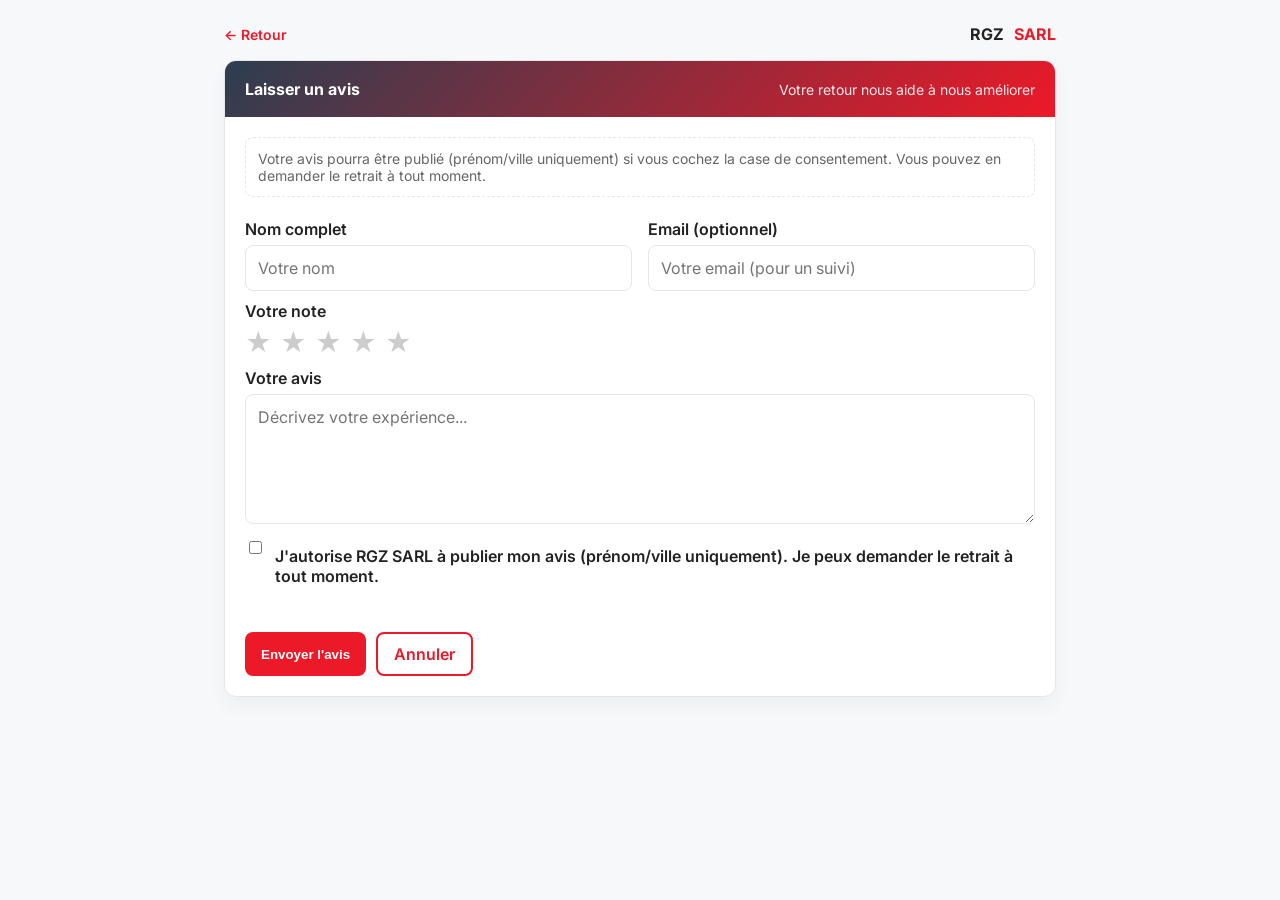
<file: avis.html>
<!DOCTYPE html>
<html lang="fr">
<head>
  <meta charset="UTF-8" />
  <meta name="viewport" content="width=device-width, initial-scale=1.0" />
  <title>Laisser un avis - RGZ SARL</title>
  <link rel="preconnect" href="https://fonts.googleapis.com">
  <link rel="preconnect" href="https://fonts.gstatic.com" crossorigin>
  <link href="https://fonts.googleapis.com/css2?family=Inter:wght@400;600;700&display=swap" rel="stylesheet">
  <style>
    :root{
      --primary:#ec1928;
      --primary-dark:#c01520;
      --bg:#f7f8fa;
      --text:#222;
      --muted:#666;
      --border:#e5e7eb;
      --star:#f5b50a;
    }
    *{box-sizing:border-box}
    body{margin:0;background:var(--bg);font-family:Inter,system-ui,-apple-system,Segoe UI,Roboto,"Helvetica Neue",Arial,sans-serif;color:var(--text)}
    .container{max-width:880px;margin:0 auto;padding:24px}
    .header{display:flex;align-items:center;justify-content:space-between;gap:16px;margin-bottom:16px}
    .brand{display:flex;align-items:center;gap:10px;font-weight:700}
    .brand span{color:var(--primary)}
    .back{color:var(--primary);text-decoration:none;font-size:14px;font-weight:600;position:relative}
    .back::after{content:'';position:absolute;left:0;bottom:-2px;width:0;height:2px;background:var(--primary);transition:width .2s ease}
    .back:hover{color:var(--primary-dark)}
    .back:hover::after{width:100%}
    .card{background:#fff;border:1px solid var(--border);border-radius:12px;box-shadow:0 10px 20px rgba(0,0,0,.04);overflow:hidden}
    .card-header{padding:18px 20px;background:linear-gradient(135deg,#2c3e50,var(--primary));color:#fff;display:flex;align-items:center;justify-content:space-between}
    .card-body{padding:20px}
    .row{display:grid;grid-template-columns:1fr 1fr;gap:16px}
    @media(max-width:768px){.row{grid-template-columns:1fr}}
    label{display:block;margin:8px 0 6px;font-weight:600}
    input[type="text"],input[type="email"],textarea{width:100%;padding:12px 12px;border:1px solid var(--border);border-radius:8px;font:inherit}
    textarea{min-height:130px;resize:vertical}
    .rating{display:flex;gap:8px;font-size:26px;cursor:pointer;user-select:none}
    .rating span{color:#ccc;transition:color .15s ease}
    .rating span.active{color:var(--star)}
    .consent{display:flex;gap:10px;align-items:flex-start;margin-top:10px}
    .actions{display:flex;gap:10px;flex-wrap:wrap;margin-top:14px}
    .btn{appearance:none;border:none;background:var(--primary);color:#fff;padding:10px 16px;border-radius:8px;cursor:pointer;font-weight:600;text-decoration:none;display:inline-block;transition:transform .12s ease, box-shadow .12s ease}
    .btn:hover{background:var(--primary-dark)}
    .btn:active{transform:translateY(1px);box-shadow:none}
    .btn-secondary{background:#fff;color:var(--primary);border:2px solid var(--primary)}
    .btn-secondary:hover{background:var(--primary);color:#fff}
    .status{color:var(--muted);min-height:20px;margin-top:6px;font-size:14px}
    .notice{background:#fff;border:1px dashed var(--border);padding:12px;border-radius:8px;color:var(--muted);font-size:14px;margin-bottom:14px}
  </style>
</head>
<body>
  <div class="container">
    <div class="header">
      <a href="index.html#partenaires" class="back">← Retour</a>
      <div class="brand">RGZ <span>SARL</span></div>
    </div>

    <div class="card">
      <div class="card-header">
        <strong>Laisser un avis</strong>
        <span style="opacity:.9;font-size:14px">Votre retour nous aide à nous améliorer</span>
      </div>
      <div class="card-body">
        <div class="notice">
          Votre avis pourra être publié (prénom/ville uniquement) si vous cochez la case de consentement. Vous pouvez en demander le retrait à tout moment.
        </div>
        <form id="reviewForm" novalidate
              >
          <div class="row">
            <div>
              <label for="reviewName">Nom complet</label>
              <input id="reviewName" type="text" placeholder="Votre nom" required />
            </div>
            <div>
              <label for="reviewEmail">Email (optionnel)</label>
              <input id="reviewEmail" type="email" placeholder="Votre email (pour un suivi)" />
            </div>
          </div>

          <div style="margin-top:10px">
            <label>Votre note</label>
            <div id="reviewRating" class="rating" aria-label="Note sur 5">
              <span data-value="1">★</span>
              <span data-value="2">★</span>
              <span data-value="3">★</span>
              <span data-value="4">★</span>
              <span data-value="5">★</span>
            </div>
            <input type="hidden" id="ratingValue" value="0" />
          </div>

          <div style="margin-top:10px">
            <label for="reviewMessage">Votre avis</label>
            <textarea id="reviewMessage" placeholder="Décrivez votre expérience..." required></textarea>
          </div>

          <div class="consent">
            <input type="checkbox" id="reviewConsent" />
            <label for="reviewConsent">J'autorise RGZ SARL à publier mon avis (prénom/ville uniquement). Je peux demander le retrait à tout moment.</label>
          </div>

          <div class="status" id="reviewStatus" aria-live="polite"></div>

          <div class="actions">
            <button type="button" class="btn" id="reviewSubmit">Envoyer l'avis</button>
            <a href="index.html#partenaires" class="btn btn-secondary">Annuler</a>
          </div>
        </form>
      </div>
    </div>
  </div>

  <script>
    // Stars interaction
    (function(){
      const ratingEl = document.getElementById('reviewRating');
      const ratingHidden = document.getElementById('ratingValue');
      if (!ratingEl) return;
      const stars = Array.from(ratingEl.querySelectorAll('span'));
      const paint = (val)=>{
        stars.forEach(s=>{ s.classList.toggle('active', Number(s.dataset.value) <= val); });
      };
      stars.forEach(s=>{
        s.addEventListener('mouseenter', ()=>paint(Number(s.dataset.value)));
        s.addEventListener('mouseleave', ()=>paint(Number(ratingHidden.value)));
        s.addEventListener('click', ()=>{
          const v = Number(s.dataset.value)||0; ratingHidden.value = String(v); paint(v);
        });
      });
    })();

    // Simple validation helper
    function validateEmail(v){ return /^[^\s@]+@[^\s@]+\.[^\s@]+$/.test(v); }

    // Envoi de l'avis par WhatsApp (aucun e-mail)
    (function(){
      const submitBtn = document.getElementById('reviewSubmit');
      const statusEl = document.getElementById('reviewStatus');
      const ratingHidden = document.getElementById('ratingValue');
      const WA = '2290162000062';
      function setStatus(msg){ if(statusEl) statusEl.textContent = msg || ''; }

      submitBtn.addEventListener('click', () => {
        const name = document.getElementById('reviewName').value.trim();
        const email = document.getElementById('reviewEmail').value.trim();
        const message = document.getElementById('reviewMessage').value.trim();
        const consent = document.getElementById('reviewConsent').checked;
        const rating = Number(ratingHidden.value || '0');

        if (!name) { setStatus('Veuillez renseigner votre nom.'); return; }
        if (!message) { setStatus('Veuillez écrire votre avis.'); return; }
        if (email && !validateEmail(email)) { setStatus('Adresse e-mail invalide.'); return; }
        if (rating <= 0) { setStatus('Veuillez sélectionner une note.'); return; }

        const text = 'Avis client RGZ SARL\n\n' +
          '*Nom :* ' + name + '\n' +
          (email ? '*E-mail :* ' + email + '\n' : '') +
          '*Note :* ' + rating + '/5\n' +
          '*Publication autorisée (prénom/ville) :* ' + (consent ? 'Oui' : 'Non (avis interne uniquement)') + '\n\n' +
          '*Avis :*\n' + message;
        const url = 'https://wa.me/' + WA + '?text=' + encodeURIComponent(text);
        const w = window.open(url, '_blank');
        if (!w) window.location.href = url;
        setStatus("WhatsApp s'ouvre avec votre avis déjà rédigé. Il vous reste à appuyer sur Envoyer.");
      });
    })();
  </script>
</body>
</html>
</file>
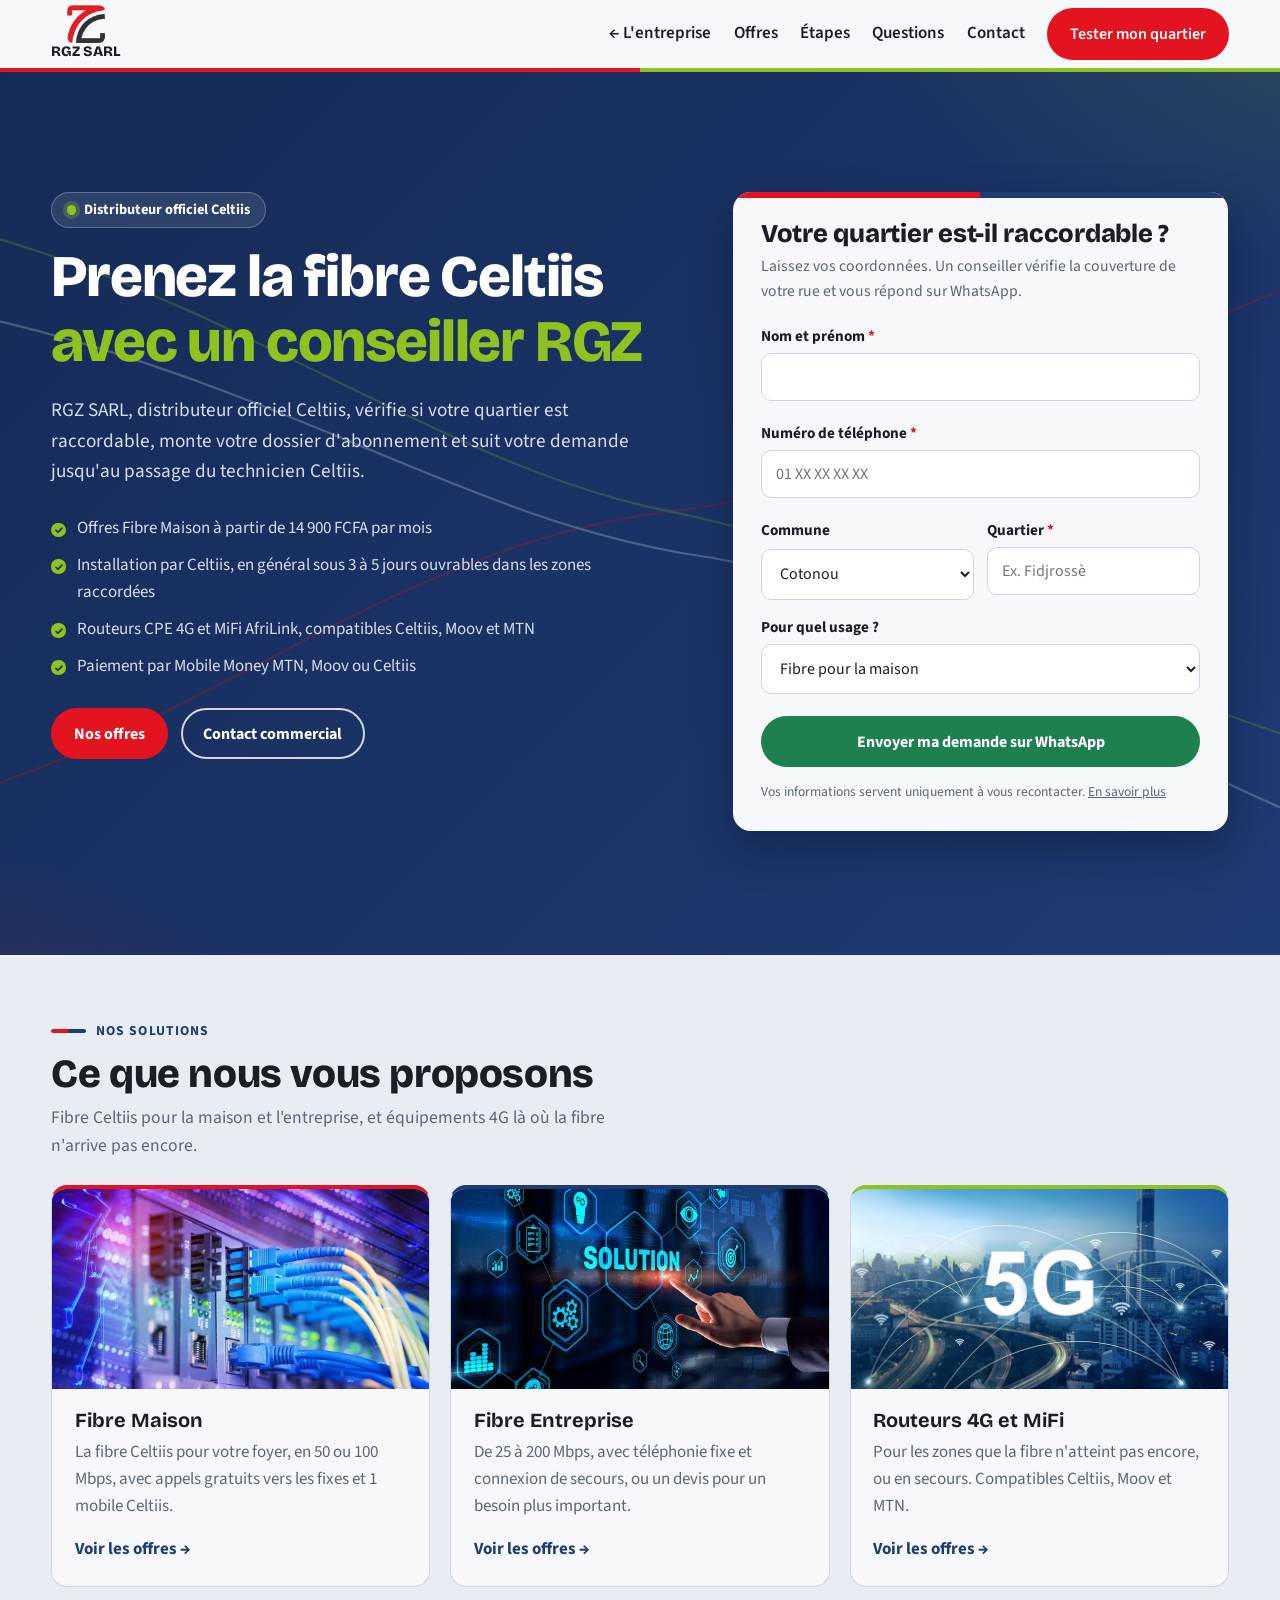
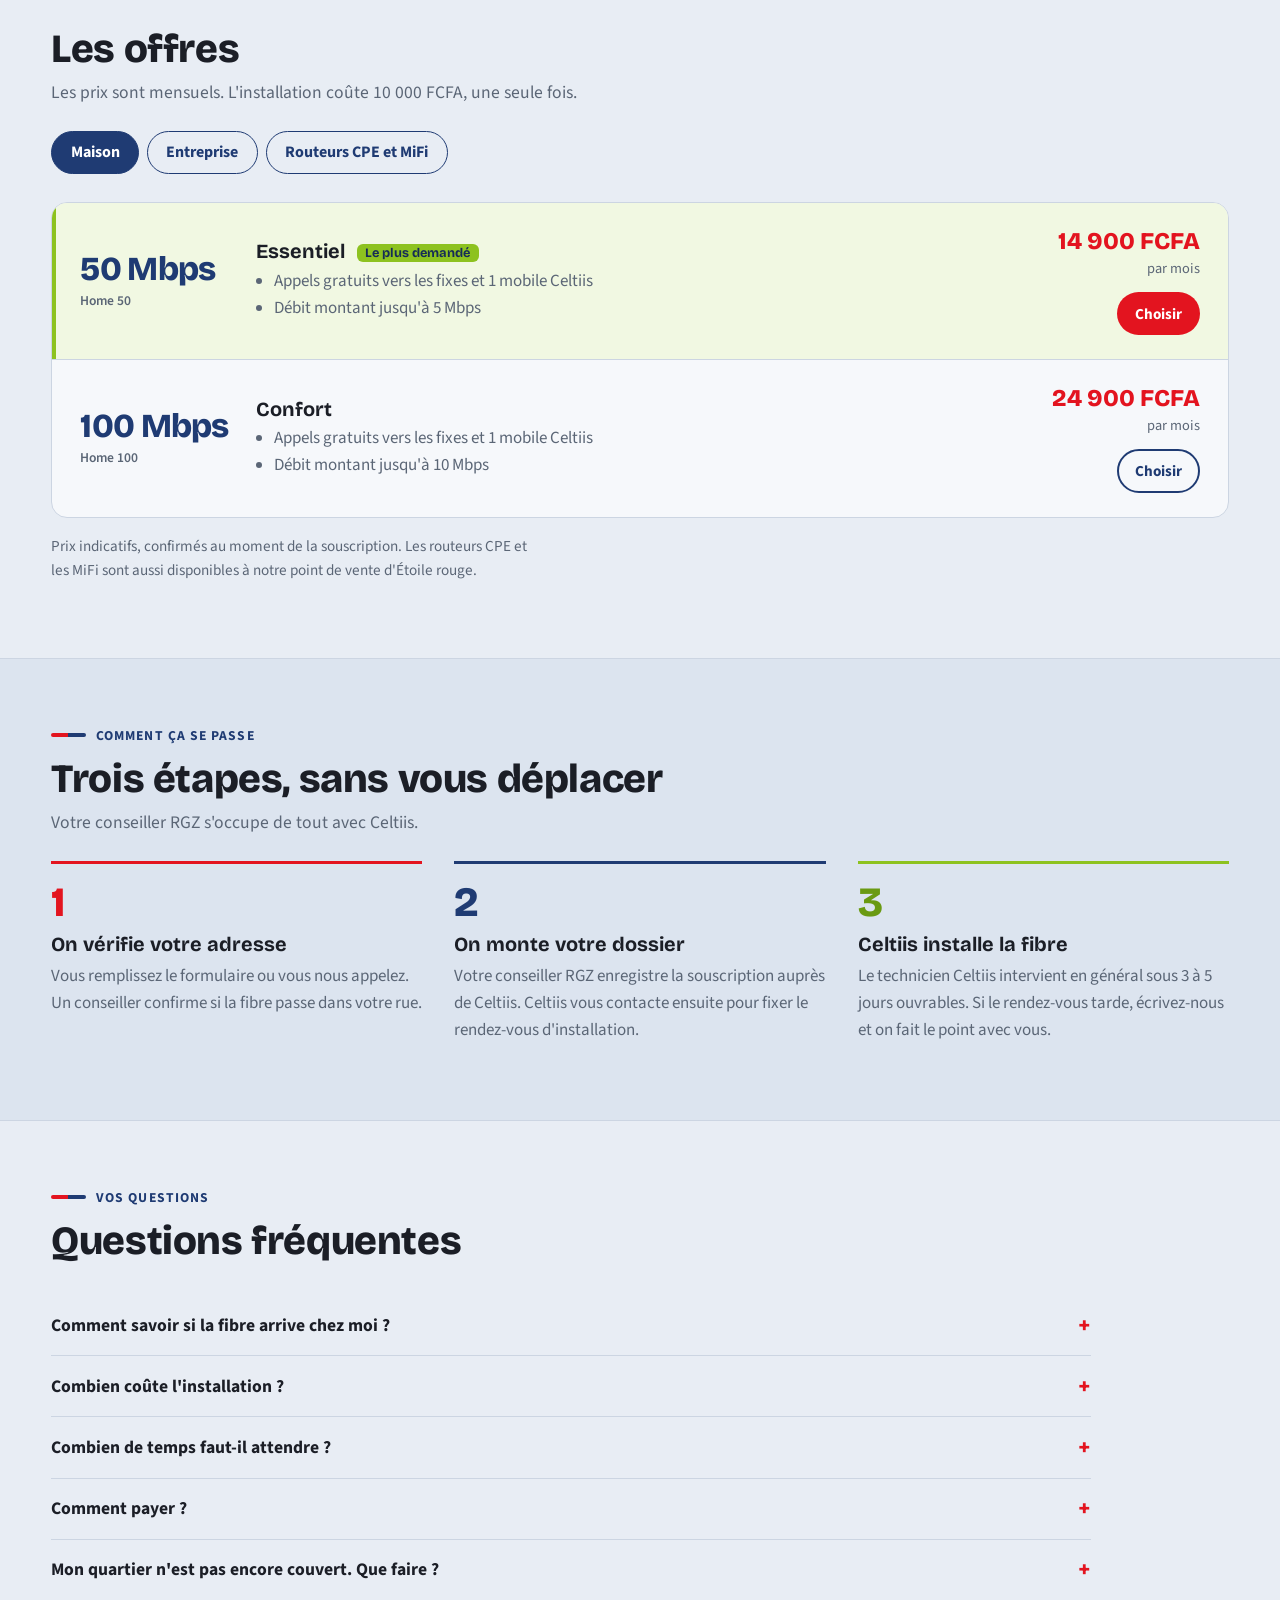
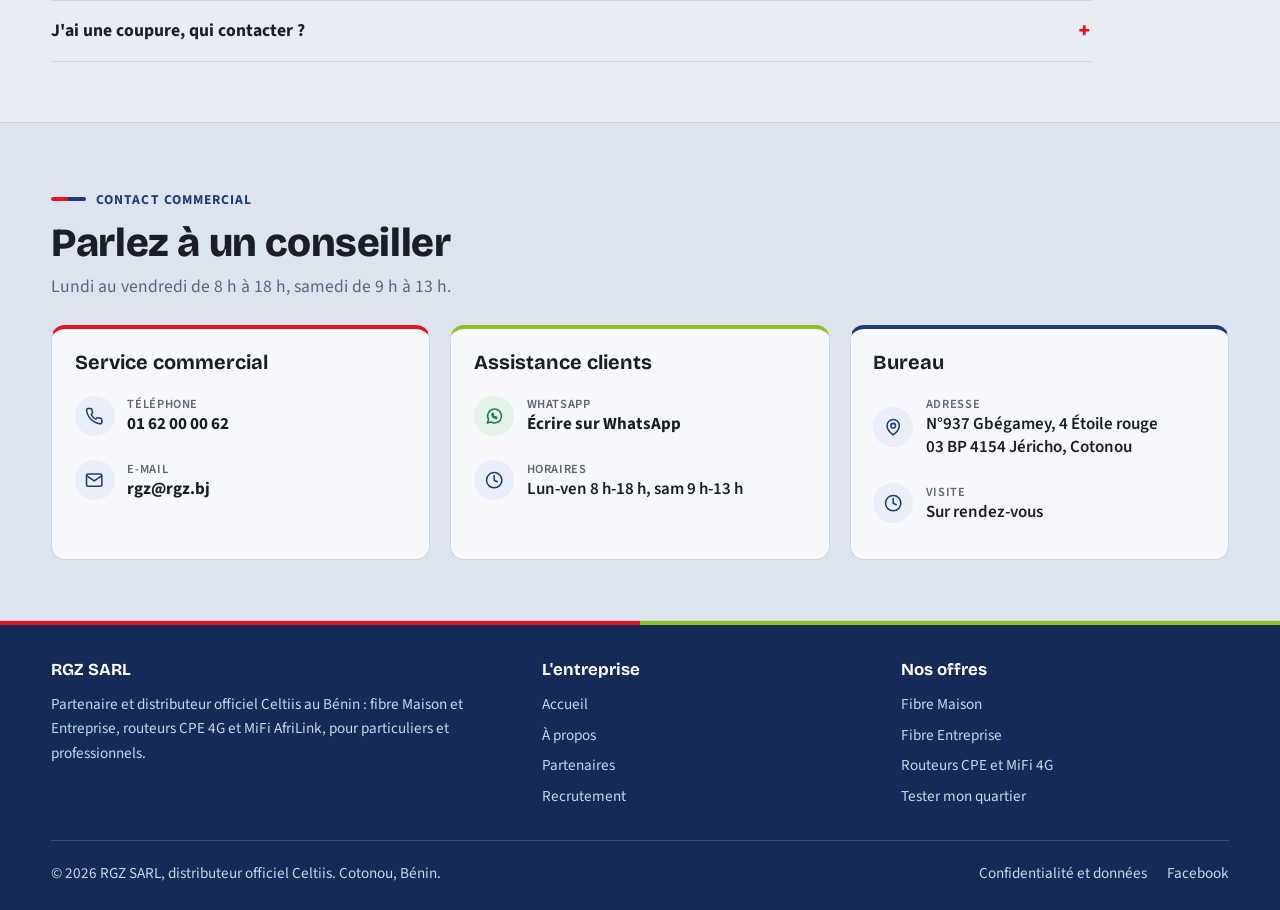
<file: offres.html>
<!DOCTYPE html>
<html lang="fr">
<head>
<meta charset="utf-8">
<meta name="viewport" content="width=device-width, initial-scale=1, viewport-fit=cover">
<title>Fibre Celtiis à Cotonou et environs | Offres RGZ SARL, distributeur officiel</title>
<meta name="description" content="RGZ SARL, distributeur officiel Celtiis au Bénin. Vérifiez si votre quartier est raccordable, comparez les offres Fibre Maison, Fibre Entreprise et routeurs 4G, puis souscrivez avec un conseiller RGZ.">
<meta name="theme-color" content="#1F3B73">
<meta property="og:type" content="website">
<meta property="og:title" content="RGZ SARL, distributeur officiel Celtiis">
<meta property="og:description" content="Vérifiez votre quartier, choisissez votre offre, un conseiller RGZ s'occupe de votre abonnement.">
<meta property="og:image" content="https://www.rgz.bj/RGZ.jpg">
<meta property="og:url" content="https://www.rgz.bj/offres.html">
<link rel="icon" href="RGZ.jpg">
<link rel="apple-touch-icon" href="RGZ.jpg">
<link rel="preconnect" href="https://fonts.googleapis.com">
<link rel="preconnect" href="https://fonts.gstatic.com" crossorigin>
<link href="https://fonts.googleapis.com/css2?family=Bricolage+Grotesque:opsz,wght@12..96,500;12..96,700;12..96,800&family=Source+Sans+3:wght@400;600;700&display=swap" rel="stylesheet">
<link rel="stylesheet" href="rgz.css">
<script>
/* Écran de chargement : l'accueil attend qu'il disparaisse (sécurité : 4,5 s maximum) */
document.documentElement.classList.add("is-loading");
setTimeout(function(){ document.documentElement.classList.remove("is-loading"); }, 4500);
</script>
</head>
<body>
<div class="preloader" aria-hidden="true">
  <div class="loader">
    <div class="loader-circle"></div>
    <div class="loader-circle"></div>
    <div class="loader-circle"></div>
    <div class="loader-circle"></div>
    <span class="loader-name">RGZ SARL</span>
  </div>
</div>
<a class="skip" href="#eligibilite">Aller au formulaire</a>

<header class="top">
  <div class="wrap">
    <a class="brand" href="index.html">
      <img src="RGZ.jpg" alt="" onerror="this.remove()"><span class="brand-name">RGZ SARL</span>
    </a>
    <button class="menu-btn" type="button" aria-expanded="false" aria-controls="nav" aria-label="Ouvrir le menu"><span></span><span></span><span></span></button>
    <nav class="nav" id="nav" aria-label="Navigation principale">
      <a href="index.html">← L'entreprise</a>
      <a href="#offres">Offres</a>
      <a href="#installation">Étapes</a>
      <a href="#faq">Questions</a>
      <a href="#contact">Contact</a>
      <a class="btn btn-red" href="#eligibilite" data-scroll-form>Tester mon quartier</a>
    </nav>
    <div class="nav-backdrop" aria-hidden="true"></div>
  </div>
</header>

<main>

<!-- Accueil des offres + éligibilité -->
<section class="hero on-dark" aria-labelledby="titre">
  <svg class="fibres" viewBox="0 0 1200 600" preserveAspectRatio="xMidYMid slice" aria-hidden="true">
    <g class="base">
      <path d="M-50 520 C 250 520, 380 330, 620 300 S 1000 120, 1260 90" stroke="#E3141F"/>
      <path d="M-50 80 C 260 90, 420 260, 620 300 S 980 470, 1260 500" stroke="#8DC21F"/>
      <path d="M-50 140 C 300 160, 440 300, 640 330 S 1000 540, 1260 560" stroke="#FFFFFF"/>
    </g>
    <path class="pulse" d="M-50 520 C 250 520, 380 330, 620 300 S 1000 120, 1260 90" stroke="#E3141F"/>
    <path class="pulse d3" d="M-50 80 C 260 90, 420 260, 620 300 S 980 470, 1260 500" stroke="#8DC21F"/>
    <path class="pulse d4" d="M-50 140 C 300 160, 440 300, 640 330 S 1000 540, 1260 560" stroke="#FFFFFF"/>
  </svg>
  <div class="wrap" style="align-items:start">
    <div>
      <span class="badge"><i></i> Distributeur officiel Celtiis</span>
      <h1 id="titre">Prenez la fibre Celtiis <span>avec un conseiller RGZ</span></h1>
      <p class="lead">RGZ SARL, distributeur officiel Celtiis, vérifie si votre quartier est raccordable, monte votre dossier d'abonnement et suit votre demande jusqu'au passage du technicien Celtiis.</p>
      <ul class="facts">
        <li>Offres Fibre Maison à partir de 14 900 FCFA par mois</li>
        <li>Installation par Celtiis, en général sous 3 à 5 jours ouvrables dans les zones raccordées</li>
        <li>Routeurs CPE 4G et MiFi AfriLink, compatibles Celtiis, Moov et MTN</li>
        <li>Paiement par Mobile Money MTN, Moov ou Celtiis</li>
      </ul>
      <div class="hero-actions">
        <a class="btn btn-red" href="#offres">Nos offres</a>
        <a class="btn btn-ghost-light" href="#contact">Contact commercial</a>
      </div>
    </div>

    <form class="check" id="eligibilite" novalidate aria-labelledby="titre-check">
      <h2 id="titre-check">Votre quartier est-il raccordable ?</h2>
      <p class="hint">Laissez vos coordonnées. Un conseiller vérifie la couverture de votre rue et vous répond sur WhatsApp.</p>

      <div class="chosen" id="chosen" role="status">
        <span>Offre choisie : <strong id="chosenName"></strong></span>
        <button type="button" id="chosenClear">Retirer</button>
      </div>

      <div class="field">
        <label for="nom">Nom et prénom <span class="req" aria-hidden="true">*</span></label>
        <input id="nom" name="nom" autocomplete="name" required aria-describedby="err-nom">
        <span class="err" id="err-nom"></span>
      </div>
      <div class="field">
        <label for="tel">Numéro de téléphone <span class="req" aria-hidden="true">*</span></label>
        <input id="tel" name="tel" type="tel" inputmode="tel" autocomplete="tel" placeholder="01 XX XX XX XX" required aria-describedby="err-tel">
        <span class="err" id="err-tel"></span>
      </div>
      <div class="row2">
        <div class="field">
          <label for="commune">Commune</label>
          <select id="commune" name="commune">
            <option>Cotonou</option>
            <option>Abomey-Calavi</option>
            <option>Porto-Novo</option>
            <option>Sèmè-Podji</option>
            <option>Ouidah</option>
            <option>Autre commune</option>
          </select>
        </div>
        <div class="field">
          <label for="quartier">Quartier <span class="req" aria-hidden="true">*</span></label>
          <input id="quartier" name="quartier" list="quartiers" placeholder="Ex. Fidjrossè" autocomplete="off" required aria-describedby="err-quartier">
          <datalist id="quartiers">
            <option value="Gbégamey"><option value="Fidjrossè"><option value="Akpakpa"><option value="Cadjèhoun"><option value="Agla"><option value="Zogbo"><option value="Godomey"><option value="Akogbato"><option value="Haie Vive"><option value="Ganhi">
          </datalist>
          <span class="err" id="err-quartier"></span>
        </div>
      </div>
      <div class="field">
        <label for="besoin">Pour quel usage ?</label>
        <select id="besoin" name="besoin">
          <option value="maison">Fibre pour la maison</option>
          <option value="entreprise">Fibre pour mon entreprise</option>
          <option value="routeur">Routeur CPE ou MiFi 4G</option>
        </select>
      </div>
      <button class="btn btn-wa" type="submit">Envoyer ma demande sur WhatsApp</button>
      <p class="small">Vos informations servent uniquement à vous recontacter. <a href="#confidentialite">En savoir plus</a></p>
      <div class="done" id="done" role="status">WhatsApp s'ouvre avec votre demande déjà rédigée. Il vous reste à appuyer sur Envoyer. Si rien ne s'ouvre, appelez le <a href="tel:+2290162000062">01 62 00 00 62</a>.</div>
    </form>
  </div>
</section>

<!-- Solutions + grille des offres -->
<section id="offres" aria-labelledby="titre-offres">
  <div class="wrap">
    <span class="eyebrow">Nos solutions</span>
    <h2>Ce que nous vous proposons</h2>
    <p class="intro">Fibre Celtiis pour la maison et l'entreprise, et équipements 4G là où la fibre n'arrive pas encore.</p>

    <div class="services">
      <article class="service">
        <img src="fibre-optique.jpg" alt="" width="400" height="200" loading="lazy">
        <div><h3>Fibre Maison</h3><p>La fibre Celtiis pour votre foyer, en 50 ou 100 Mbps, avec appels gratuits vers les fixes et 1 mobile Celtiis.</p><a href="#offres-grille" data-open-tab="t-maison">Voir les offres →</a></div>
      </article>
      <article class="service">
        <img src="solution.avif" alt="" width="400" height="200" loading="lazy">
        <div><h3>Fibre Entreprise</h3><p>De 25 à 200 Mbps, avec téléphonie fixe et connexion de secours, ou un devis pour un besoin plus important.</p><a href="#offres-grille" data-open-tab="t-pro">Voir les offres →</a></div>
      </article>
      <article class="service">
        <img src="5G.jpg" alt="" width="400" height="200" loading="lazy">
        <div><h3>Routeurs 4G et MiFi</h3><p>Pour les zones que la fibre n'atteint pas encore, ou en secours. Compatibles Celtiis, Moov et MTN.</p><a href="#offres-grille" data-open-tab="t-4g">Voir les offres →</a></div>
      </article>
    </div>

    <h2 id="titre-offres">Les offres</h2>
    <p class="intro">Les prix sont mensuels. L'installation coûte 10 000 FCFA, une seule fois.</p>

    <div id="offres-grille" class="tabs" role="tablist" aria-label="Type d'offre">
      <button class="tab" role="tab" aria-selected="true" aria-controls="p-maison" id="t-maison">Maison</button>
      <button class="tab" role="tab" aria-selected="false" aria-controls="p-pro" id="t-pro" tabindex="-1">Entreprise</button>
      <button class="tab" role="tab" aria-selected="false" aria-controls="p-4g" id="t-4g" tabindex="-1">Routeurs CPE et MiFi</button>
    </div>

    <div class="plans" role="tabpanel" id="p-maison" aria-labelledby="t-maison">
      <div class="plan pick">
        <div class="speed">50 Mbps<small>Home 50</small></div>
        <div><h3>Essentiel <span class="tag">Le plus demandé</span></h3><ul><li>Appels gratuits vers les fixes et 1 mobile Celtiis</li><li>Débit montant jusqu'à 5 Mbps</li></ul></div>
        <div class="price"><div><strong>14 900 FCFA</strong><span>par mois</span></div><a class="btn btn-red" href="#eligibilite" data-offre="Maison Essentiel 50 Mbps" data-usage="maison">Choisir</a></div>
      </div>
      <div class="plan">
        <div class="speed">100 Mbps<small>Home 100</small></div>
        <div><h3>Confort</h3><ul><li>Appels gratuits vers les fixes et 1 mobile Celtiis</li><li>Débit montant jusqu'à 10 Mbps</li></ul></div>
        <div class="price"><div><strong>24 900 FCFA</strong><span>par mois</span></div><a class="btn btn-ghost" href="#eligibilite" data-offre="Maison Confort 100 Mbps" data-usage="maison">Choisir</a></div>
      </div>
    </div>

    <div class="plans" role="tabpanel" id="p-pro" aria-labelledby="t-pro" hidden>
      <div class="plan">
        <div class="speed">Startup<small>Petites structures</small></div>
        <div><h3>Startup</h3><ul><li>Un poste téléphonique fixe</li><li>Forfait appels de 2 500 FCFA et appels illimités vers un mobile</li></ul></div>
        <div class="price"><div><strong>24 900 FCFA</strong><span>par mois</span></div><a class="btn btn-ghost" href="#eligibilite" data-offre="Pro Startup" data-usage="entreprise">Choisir</a></div>
      </div>
      <div class="plan pick">
        <div class="speed">Business<small>PME</small></div>
        <div><h3>Business</h3><ul><li>Forfait appels de 10 000 FCFA, illimité vers les fixes Celtiis et 2 mobiles</li><li>Pocket 4G avec 5 Go en secours si la ligne coupe</li></ul></div>
        <div class="price"><div><strong>69 900 FCFA</strong><span>par mois</span></div><a class="btn btn-red" href="#eligibilite" data-offre="Pro Business" data-usage="entreprise">Choisir</a></div>
      </div>
      <div class="plan">
        <div class="speed">Business+<small>Équipes plus grandes</small></div>
        <div><h3>Business+</h3><ul><li>Forfait appels de 15 000 FCFA, illimité vers les fixes Celtiis et 3 mobiles</li><li>Pocket 4G avec 10 Go en secours</li></ul></div>
        <div class="price"><div><strong>99 900 FCFA</strong><span>par mois</span></div><a class="btn btn-ghost" href="#eligibilite" data-offre="Pro Business+" data-usage="entreprise">Choisir</a></div>
      </div>
      <div class="plan">
        <div class="speed">Sur devis<small>Fibre Pro, Office, lignes dédiées</small></div>
        <div><h3>Besoins spécifiques</h3><ul><li>Fibre Pro de 25 à 80 Mbps, Office jusqu'à 200 Mbps</li><li>Un commercial passe voir vos locaux avant de chiffrer</li></ul></div>
        <div class="price"><a class="btn btn-ghost" href="#eligibilite" data-offre="Devis entreprise" data-usage="entreprise">Demander un devis</a></div>
      </div>
    </div>

    <div class="plans" role="tabpanel" id="p-4g" aria-labelledby="t-4g" hidden>
      <div class="plan">
        <div class="speed">MiFi<small>AfriLink 4G LTE</small></div>
        <div><h3>Modem de poche</h3><ul><li>SIM et forfait de 3 Go offerts</li><li>Fonctionne avec Celtiis, Moov et MTN</li></ul></div>
        <div class="price"><div><strong>12 000 FCFA</strong><span>prix unique</span></div><a class="btn btn-ghost" href="#eligibilite" data-offre="MiFi AfriLink" data-usage="routeur">Commander</a></div>
      </div>
      <div class="plan">
        <div class="speed">CPE<small>AfriLink 4G LTE</small></div>
        <div><h3>Routeur CPE 4G pour la maison ou la boutique</h3><ul><li>SIM et forfait de 3 Go offerts</li><li>Fonctionne avec Celtiis, Moov et MTN</li></ul></div>
        <div class="price"><div><strong>15 000 FCFA</strong><span>prix unique</span></div><a class="btn btn-ghost" href="#eligibilite" data-offre="Routeur CPE AfriLink" data-usage="routeur">Commander</a></div>
      </div>
    </div>

    <p class="note">Prix indicatifs, confirmés au moment de la souscription. Les routeurs CPE et les MiFi sont aussi disponibles à notre point de vente d'Étoile rouge.</p>
  </div>
</section>

<!-- Étapes -->
<section class="band-white" id="installation" aria-labelledby="titre-install">
  <div class="wrap">
    <span class="eyebrow">Comment ça se passe</span>
    <h2 id="titre-install">Trois étapes, sans vous déplacer</h2>
    <p class="intro">Votre conseiller RGZ s'occupe de tout avec Celtiis.</p>
    <ol class="steps">
      <li><h3>On vérifie votre adresse</h3><p>Vous remplissez le formulaire ou vous nous appelez. Un conseiller confirme si la fibre passe dans votre rue.</p></li>
      <li><h3>On monte votre dossier</h3><p>Votre conseiller RGZ enregistre la souscription auprès de Celtiis. Celtiis vous contacte ensuite pour fixer le rendez-vous d'installation.</p></li>
      <li><h3>Celtiis installe la fibre</h3><p>Le technicien Celtiis intervient en général sous 3 à 5 jours ouvrables. Si le rendez-vous tarde, écrivez-nous et on fait le point avec vous.</p></li>
    </ol>
  </div>
</section>

<!-- FAQ -->
<section id="faq" aria-labelledby="titre-faq">
  <div class="wrap">
    <span class="eyebrow">Vos questions</span>
    <h2 id="titre-faq">Questions fréquentes</h2>
    <div class="faq">
      <details><summary>Comment savoir si la fibre arrive chez moi ?</summary><p>La couverture se décide rue par rue. Remplissez le formulaire en haut de la page ou appelez le 01 62 00 00 62 : nous vérifions votre adresse et vous répondons en général le jour même en semaine.</p></details>
      <details><summary>Combien coûte l'installation ?</summary><p>10 000 FCFA, payés une seule fois. Ensuite, vous ne payez que l'abonnement mensuel. Pour les offres Fibre Office Max et Méga, les frais d'accès aux services (FAS) sont de 24 000 FCFA TTC.</p></details>
      <details><summary>Combien de temps faut-il attendre ?</summary><p>Celtiis réalise l'installation en général sous 3 à 5 jours ouvrables après la souscription, dans les zones déjà raccordées. Ce délai est indicatif.</p></details>
      <details><summary>Comment payer ?</summary><p>Par Mobile Money MTN, Moov ou Celtiis, ou en espèces à notre bureau de Gbégamey.</p></details>
      <details><summary>Mon quartier n'est pas encore couvert. Que faire ?</summary><p>Laissez quand même votre demande. Nous la gardons et nous vous prévenons dès que la fibre arrive. En attendant, un routeur CPE ou un MiFi AfriLink peut vous dépanner.</p></details>
      <details><summary>J'ai une coupure, qui contacter ?</summary><p>Écrivez-nous sur WhatsApp ou appelez le 01 62 00 00 62. Nous vous indiquons la marche à suivre auprès de Celtiis.</p></details>
    </div>
  </div>
</section>

<!-- Contact -->
<section class="band-white" id="contact" aria-labelledby="titre-contact">
  <div class="wrap">
    <span class="eyebrow">Contact commercial</span>
    <h2 id="titre-contact">Parlez à un conseiller</h2>
    <p class="intro">Lundi au vendredi de 8 h à 18 h, samedi de 9 h à 13 h.</p>
    <div class="contact-grid">
      <div>
        <h3>Service commercial</h3>
        <a class="c-item" href="tel:+2290162000062"><span class="ic"><svg viewBox="0 0 24 24" aria-hidden="true"><path d="M22 16.9v3a2 2 0 0 1-2.2 2 19.8 19.8 0 0 1-8.6-3.1 19.5 19.5 0 0 1-6-6A19.8 19.8 0 0 1 2.1 4.2 2 2 0 0 1 4.1 2h3a2 2 0 0 1 2 1.7c.1.9.4 1.8.7 2.7a2 2 0 0 1-.5 2.1L8 9.8a16 16 0 0 0 6 6l1.3-1.3a2 2 0 0 1 2.1-.4c.9.3 1.8.6 2.7.7a2 2 0 0 1 1.7 2z"/></svg></span><span><small>Téléphone</small>01 62 00 00 62</span></a>
        <a class="c-item" href="mailto:rgz@rgz.bj"><span class="ic"><svg viewBox="0 0 24 24" aria-hidden="true"><rect x="2" y="4" width="20" height="16" rx="2"/><path d="m22 6-10 7L2 6"/></svg></span><span><small>E-mail</small>rgz@rgz.bj</span></a>
      </div>
      <div>
        <h3>Assistance clients</h3>
        <a class="c-item" href="https://wa.me/2290162000062" target="_blank" rel="noopener"><span class="ic"><svg viewBox="0 0 24 24" aria-hidden="true"><path d="M3 21l1.7-4.6A9 9 0 1 1 8 19.6L3 21z"/><path d="M9 9.5c0 3 2.5 5.5 5.5 5.5l1-1.5-2-1-1 .8a4 4 0 0 1-2-2l.8-1-1-2L9 9.5z"/></svg></span><span><small>WhatsApp</small>Écrire sur WhatsApp</span></a>
        <div class="c-item"><span class="ic"><svg viewBox="0 0 24 24" aria-hidden="true"><circle cx="12" cy="12" r="10"/><path d="M12 6v6l4 2"/></svg></span><span><small>Horaires</small>Lun-ven 8 h-18 h, sam 9 h-13 h</span></div>
      </div>
      <div>
        <h3>Bureau</h3>
        <div class="c-item"><span class="ic"><svg viewBox="0 0 24 24" aria-hidden="true"><path d="M20 10c0 6-8 12-8 12S4 16 4 10a8 8 0 0 1 16 0z"/><circle cx="12" cy="10" r="3"/></svg></span><span><small>Adresse</small>N°937 Gbégamey, 4 Étoile rouge<br>03 BP 4154 Jéricho, Cotonou</span></div>
        <div class="c-item"><span class="ic"><svg viewBox="0 0 24 24" aria-hidden="true"><circle cx="12" cy="12" r="10"/><path d="M12 6v6l4 2"/></svg></span><span><small>Visite</small>Sur rendez-vous</span></div>
      </div>
    </div>
  </div>
</section>

</main>

<footer class="foot">
  <div class="wrap">
    <div class="foot-grid">
      <div>
        <h3>RGZ SARL</h3>
        <p>Partenaire et distributeur officiel Celtiis au Bénin : fibre Maison et Entreprise, routeurs CPE 4G et MiFi AfriLink, pour particuliers et professionnels.</p>
      </div>
      <div>
        <h3>L'entreprise</h3>
        <ul>
          <li><a href="index.html">Accueil</a></li>
          <li><a href="index.html#apropos">À propos</a></li>
          <li><a href="index.html#partenaires">Partenaires</a></li>
          <li><a href="index.html#recrutement">Recrutement</a></li>
        </ul>
      </div>
      <div>
        <h3>Nos offres</h3>
        <ul>
          <li><a href="#offres-grille" data-open-tab="t-maison">Fibre Maison</a></li>
          <li><a href="#offres-grille" data-open-tab="t-pro">Fibre Entreprise</a></li>
          <li><a href="#offres-grille" data-open-tab="t-4g">Routeurs CPE et MiFi 4G</a></li>
          <li><a href="#eligibilite" data-scroll-form>Tester mon quartier</a></li>
        </ul>
      </div>
    </div>
    <div class="foot-bottom">
      <span>© <span id="annee">2026</span> RGZ SARL, distributeur officiel Celtiis. Cotonou, Bénin.</span>
      <span class="foot-links"><a href="#confidentialite">Confidentialité et données</a><a href="https://web.facebook.com/rgz.connectivity" target="_blank" rel="noopener">Facebook</a></span>
    </div>
  </div>
</footer>

<dialog class="privacy-modal" id="confidentialite" aria-labelledby="titre-conf">
  <button class="privacy-close" type="button" aria-label="Fermer" data-close-privacy>×</button>
  <span class="eyebrow">Confidentialité</span>
  <h2 id="titre-conf">Confidentialité et données</h2>
  <h3>Les informations collectées</h3>
  <p>Les informations saisies dans le formulaire (nom, téléphone, commune, quartier, usage) sont transmises à RGZ SARL par WhatsApp. Le site ne les stocke pas.</p>
  <h3>À quoi elles servent</h3>
  <p>Elles servent uniquement à vérifier votre éligibilité et à vous recontacter. Nous ne les vendons pas et ne les transmettons qu'à Celtiis, lorsque vous souscrivez.</p>
  <h3>Vos droits</h3>
  <p>Pour les faire supprimer, écrivez à <a href="mailto:rgz@rgz.bj">rgz@rgz.bj</a>.</p>
  <button class="btn btn-blue" type="button" data-close-privacy>J'ai compris</button>
</dialog>

<a class="btn btn-wa wa" href="https://wa.me/2290162000062?text=Bonjour%20RGZ%2C%20je%20voudrais%20la%20fibre." target="_blank" rel="noopener" aria-label="Nous écrire sur WhatsApp"><svg viewBox="0 0 24 24" aria-hidden="true"><path d="M17.47 14.38c-.3-.15-1.76-.87-2.03-.97-.27-.1-.47-.15-.67.15-.2.3-.77.97-.94 1.16-.17.2-.35.22-.64.07-.3-.15-1.26-.46-2.39-1.47-.88-.79-1.48-1.76-1.65-2.06-.17-.3-.02-.46.13-.6.13-.14.3-.35.45-.52.15-.18.2-.3.3-.5.1-.2.05-.37-.03-.52-.07-.15-.67-1.61-.92-2.2-.24-.58-.49-.5-.67-.51h-.57c-.2 0-.52.07-.79.37-.27.3-1.04 1.02-1.04 2.48s1.07 2.88 1.21 3.07c.15.2 2.1 3.2 5.08 4.49.71.31 1.26.49 1.7.63.71.22 1.36.19 1.87.12.57-.09 1.76-.72 2-1.41.25-.7.25-1.29.18-1.41-.08-.13-.28-.2-.57-.35m-5.42 7.4h-.01a9.87 9.87 0 0 1-5.03-1.38l-.36-.21-3.74.98 1-3.65-.24-.37a9.86 9.86 0 0 1-1.51-5.26c0-5.45 4.44-9.88 9.89-9.88 2.64 0 5.12 1.03 6.99 2.9a9.83 9.83 0 0 1 2.89 7c0 5.45-4.44 9.88-9.88 9.88m8.41-18.3A11.82 11.82 0 0 0 12.05 0C5.5 0 .16 5.34.16 11.89c0 2.1.55 4.14 1.59 5.95L.06 24l6.3-1.65a11.88 11.88 0 0 0 5.68 1.45h.01c6.55 0 11.89-5.34 11.89-11.89a11.82 11.82 0 0 0-3.48-8.42z"/></svg></a>

<script>
(function(){
  var WA = "2290162000062";   // numéro d'assistance officiel (WhatsApp)
  document.getElementById("annee").textContent = new Date().getFullYear();

  // Menu mobile
  var menuBtn = document.querySelector(".menu-btn"), nav = document.getElementById("nav");
  function setMenu(open){ nav.classList.toggle("open", open); document.body.classList.toggle("menu-open", open); menuBtn.classList.toggle("open", open); menuBtn.setAttribute("aria-expanded", String(open)); menuBtn.setAttribute("aria-label", open ? "Fermer le menu" : "Ouvrir le menu"); }
  menuBtn.addEventListener("click", function(){ setMenu(!nav.classList.contains("open")); });
  nav.querySelectorAll("a").forEach(function(a){ a.addEventListener("click", function(){ setMenu(false); }); });
  document.addEventListener("keydown", function(e){ if(e.key === "Escape") setMenu(false); });
  document.querySelector(".nav-backdrop").addEventListener("click", function(){ setMenu(false); });

  // Onglets des offres (clic + flèches du clavier)
  var tabs = Array.prototype.slice.call(document.querySelectorAll(".tab"));
  function selectTab(t, focus){
    tabs.forEach(function(o){
      var on = o === t;
      o.setAttribute("aria-selected", String(on));
      o.tabIndex = on ? 0 : -1;
      document.getElementById(o.getAttribute("aria-controls")).hidden = !on;
    });
    if (focus) t.focus();
  }
  tabs.forEach(function(t, i){
    t.addEventListener("click", function(){ selectTab(t, false); });
    t.addEventListener("keydown", function(e){
      var n = null;
      if (e.key === "ArrowRight") n = tabs[(i + 1) % tabs.length];
      else if (e.key === "ArrowLeft") n = tabs[(i - 1 + tabs.length) % tabs.length];
      if (n){ e.preventDefault(); selectTab(n, true); }
    });
  });
  document.querySelectorAll("[data-open-tab]").forEach(function(a){
    a.addEventListener("click", function(){ selectTab(document.getElementById(a.getAttribute("data-open-tab")), false); });
  });

  // Lien actif dans le menu selon la section affichée
  var navLinks = nav.querySelectorAll('a[href^="#"]:not(.btn)');
  function highlight(){
    var current = "";
    document.querySelectorAll("main section[id]").forEach(function(s){
      if (window.scrollY >= s.offsetTop - 120) current = s.id;
    });
    navLinks.forEach(function(l){ l.classList.toggle("active", l.getAttribute("href") === "#" + current); });
  }
  window.addEventListener("scroll", highlight, {passive:true});
  highlight();

  // Liens « Tester mon quartier » : focus sur le premier champ
  var form = document.getElementById("eligibilite");
  document.querySelectorAll("[data-scroll-form]").forEach(function(a){
    a.addEventListener("click", function(){
      setTimeout(function(){ document.getElementById("nom").focus({preventScroll:true}); }, 600);
    });
  });

  // Boutons « Choisir » / « Commander » : préremplissent le formulaire
  var USAGE = {maison:"Fibre pour la maison", entreprise:"Fibre pour mon entreprise", routeur:"Routeur CPE ou MiFi 4G"};
  var besoin = document.getElementById("besoin");
  var chosen = document.getElementById("chosen"), chosenName = document.getElementById("chosenName");
  var offre = "";
  function setOffer(name){
    offre = name || "";
    chosenName.textContent = offre;
    chosen.style.display = offre ? "flex" : "none";
  }
  document.getElementById("chosenClear").addEventListener("click", function(){ setOffer(""); });
  document.querySelectorAll("[data-offre]").forEach(function(a){
    a.addEventListener("click", function(){
      besoin.value = a.getAttribute("data-usage") || "maison";
      setOffer(a.getAttribute("data-offre"));
      form.classList.remove("flash"); void form.offsetWidth; form.classList.add("flash");
      setTimeout(function(){ document.getElementById("nom").focus({preventScroll:true}); }, 600);
    });
  });
  // Si l'usage change à la main, on retire l'offre devenue incompatible
  besoin.addEventListener("change", function(){
    if (!offre) return;
    var ok = false;
    document.querySelectorAll("[data-offre]").forEach(function(b){
      if (b.getAttribute("data-offre") === offre && b.getAttribute("data-usage") === besoin.value) ok = true;
    });
    if (!ok) setOffer("");
  });

  // Formulaire d'éligibilité -> message WhatsApp
  function setErr(id, msg){
    document.getElementById("err-" + id).textContent = msg;
    document.getElementById(id).setAttribute("aria-invalid", msg ? "true" : "false");
  }
  form.addEventListener("submit", function(e){
    e.preventDefault();
    var nom = form.nom.value.trim();
    var tel = form.tel.value.trim();
    var quartier = form.quartier.value.trim();
    var ok = true;
    setErr("nom", nom ? "" : "Indiquez votre nom.");
    if (!nom) ok = false;
    if (tel.replace(/\D/g, "").length < 8){ setErr("tel", "Le numéro semble incomplet. Il compte 10 chiffres, par exemple 01 62 00 00 62."); ok = false; } else setErr("tel", "");
    setErr("quartier", quartier ? "" : "Indiquez votre quartier pour qu'on vérifie la couverture.");
    if (!quartier) ok = false;
    if (!ok){ form.querySelector('[aria-invalid="true"]').focus(); return; }

    var lines = [
      "Bonjour RGZ, je voudrais savoir si mon adresse est raccordable.",
      "",
      "*Nom :* " + nom,
      "*Téléphone :* " + tel,
      "*Commune :* " + form.commune.value,
      "*Quartier :* " + quartier,
      "*Usage :* " + (USAGE[besoin.value] || besoin.value)
    ];
    if (offre) lines.push("*Offre qui m'intéresse :* " + offre);
    var url = "https://wa.me/" + WA + "?text=" + encodeURIComponent(lines.join("\n"));
    var w = window.open(url, "_blank");
    if (!w) window.location.href = url;   // si le navigateur bloque la fenêtre
    document.getElementById("done").style.display = "block";
  });

  // Fenêtre « Confidentialité et données »
  var privacy = document.getElementById("confidentialite");
  function openPrivacy(e){
    e.preventDefault();
    if (privacy.showModal) privacy.showModal(); else privacy.setAttribute("open", "");
  }
  document.querySelectorAll('a[href="#confidentialite"]').forEach(function(a){ a.addEventListener("click", openPrivacy); });
  document.querySelectorAll("[data-close-privacy]").forEach(function(b){ b.addEventListener("click", function(){ privacy.close ? privacy.close() : privacy.removeAttribute("open"); }); });
  privacy.addEventListener("click", function(e){ if (e.target === privacy) privacy.close(); });   // clic en dehors
})();
</script>
<script src="rgz.js" defer></script>
</body>
</html>
</file>
<file: rgz.css>
/* =====================================================================
   RGZ SARL × Celtiis — feuille de style commune (index.html + offres.html)
   Charte reprise de nouveaux.html. Couleurs à parts égales :
   rouge et anthracite RGZ / bleu, blanc et vert Celtiis.
   ===================================================================== */
:root{
  /* RGZ */
  --red:#E3141F;
  --red-dark:#B80F18;
  --red-soft:#FDECEC;
  --ink:#1B1E26;
  /* Celtiis */
  --blue:#1F3B73;
  --blue-deep:#152B57;
  --blue-soft:#E9EEF8;
  --lime:#8DC21F;
  --lime-soft:#F1F8E2;
  /* Neutres */
  --paper:#E8EDF4;
  --card:#F6F8FB;
  --tint:#DCE4EF;
  --white:#FFFFFF;
  --slate:#5B6676;
  --line:#CCD5E2;
  --error:#B3261E;
  --display:"Bricolage Grotesque", "Arial Narrow", Arial, sans-serif;
  --body:"Source Sans 3", "Segoe UI", Roboto, Arial, sans-serif;
  box-sizing:border-box;
}
*,*::before,*::after{box-sizing:inherit}
html{scroll-behavior:smooth;scroll-padding-top:84px}
/* Animations volontairement actives partout, comme sur l'ancien site (voir rgz.js) */
/* Rien ne dépasse sur les côtés (éléments qui glissent depuis la droite) ; clip garde l'en-tête collant */
html,body{overflow-x:clip}
body{margin:0;background:var(--paper);color:var(--ink);font:400 1.0625rem/1.6 var(--body)}
img{max-width:100%;display:block}
a{color:inherit}
:focus-visible{outline:3px solid var(--lime);outline-offset:2px}
/* Largeur pleine sur grand écran, marge de 16 px minimum sur smartphone */
.wrap{width:min(1600px,100% - 2 * clamp(1rem,4vw,4.5rem));margin-inline:auto}
h1,h2,h3,h4{font-family:var(--display);line-height:1.1;margin:0}
h2{font-size:clamp(1.75rem,3.5vw,2.5rem);font-weight:800;letter-spacing:-.01em}
h3{font-size:1.25rem;font-weight:700}
p{margin:0 0 1rem;max-width:62ch}
.skip{position:absolute;left:-999px;top:0;background:var(--ink);color:#fff;padding:.6rem 1rem;z-index:99}
.skip:focus{left:1rem}

/* Petit surtitre bicolore */
.eyebrow{display:inline-flex;align-items:center;gap:.6rem;font:700 .85rem var(--body);letter-spacing:.08em;text-transform:uppercase;color:var(--blue);margin-bottom:.75rem}
.eyebrow::before{content:"";width:2.2rem;height:4px;border-radius:2px;background:linear-gradient(90deg,var(--red) 50%,var(--blue) 50%)}
.on-dark .eyebrow{color:#C9D6EE}
.on-dark .eyebrow::before{background:linear-gradient(90deg,var(--red) 50%,var(--lime) 50%)}

/* ---------- En-tête ---------- */
.top{position:sticky;top:0;z-index:20;background:var(--card);box-shadow:0 1px 0 var(--line)}
.top::after{content:"";position:absolute;left:0;right:0;bottom:-4px;height:4px;background:linear-gradient(90deg,var(--red) 0 50%,var(--lime) 50% 100%)}
.top .wrap{display:flex;align-items:center;justify-content:space-between;gap:1rem;min-height:68px}
.brand{display:flex;flex-direction:column;align-items:center;gap:.15rem;padding:.3rem 0;text-decoration:none;font:800 .9rem/1 var(--display);letter-spacing:.02em;color:var(--ink)}
.brand img{width:38px;height:38px;object-fit:contain;border-radius:6px;mix-blend-mode:multiply}
.brand-name{position:relative;padding-bottom:3px;transition:letter-spacing .3s,color .3s}
.brand-name::after{content:"";position:absolute;left:0;right:0;bottom:0;height:2px;border-radius:2px;background:linear-gradient(90deg,var(--red) 50%,var(--lime) 50%);transform:scaleX(0);transition:transform .35s cubic-bezier(.2,.7,.2,1)}
.brand:hover .brand-name{letter-spacing:.08em;color:var(--red)}
.brand:hover .brand-name::after{transform:scaleX(1)}
.brand .duo{display:flex;align-items:center;gap:.35rem;font:600 .8rem var(--body);color:var(--slate);border-left:1px solid var(--line);padding-left:.6rem;margin-left:.1rem}
.brand .duo img{width:34px;height:34px;object-fit:cover;border-radius:7px}
.nav{display:flex;gap:1.4rem;align-items:center}
.nav a{text-decoration:none;font-weight:600}
.nav a:not(.btn){color:var(--ink)}
.nav a:not(.btn){position:relative;padding:.3rem 0}
.nav a:not(.btn)::after{content:"";position:absolute;left:0;bottom:0;height:2px;width:0;background:var(--red);transition:width .25s}
.nav a:not(.btn):hover::after,.nav a.active::after{width:100%}
.menu-btn{display:none;flex-direction:column;justify-content:center;gap:5px;width:44px;height:44px;padding:0 11px;background:none;border:0;border-radius:10px;cursor:pointer}
.menu-btn span{display:block;height:3px;border-radius:2px;background:var(--ink);transition:transform .25s,opacity .2s,background .2s}
.menu-btn span:nth-child(2){background:var(--red)}
.menu-btn:hover{background:var(--paper)}
.menu-btn.open span:nth-child(1){transform:translateY(8px) rotate(45deg)}
.menu-btn.open span:nth-child(2){opacity:0}
.menu-btn.open span:nth-child(3){transform:translateY(-8px) rotate(-45deg)}
.nav-backdrop{display:none}
@media (max-width:1024px){
  /* Menu mobile : panneau vertical qui glisse depuis la droite */
  .menu-btn{display:flex;position:relative;z-index:50}
  .nav{position:fixed;top:0;right:0;bottom:0;z-index:40;width:min(80vw,320px);flex-direction:column;align-items:stretch;gap:0;
       padding:3.5rem 1.5rem 1.5rem;background:var(--card);box-shadow:-18px 0 40px rgba(10,20,45,.25);
       border-left:5px solid transparent;border-image:linear-gradient(180deg,var(--red) 50%,var(--blue) 50%) 1;
       overflow-y:auto;transform:translateX(105%);visibility:hidden;transition:transform .3s ease,visibility 0s linear .3s}
  .nav.open{transform:none;visibility:visible;transition:transform .3s ease}
  .nav a:not(.btn){padding:.85rem 0;border-bottom:1px solid var(--line);font-size:1.08rem}
  /* Menu ouvert : le X se cale en haut à droite du panneau */
  .menu-btn.open{position:fixed;top:.5rem;right:.75rem}
  .nav a:not(.btn)::after{display:none}
  .nav a.active{color:var(--red)}
  .nav .btn{margin-top:1.5rem}
  .nav-backdrop{display:block;position:fixed;inset:0;z-index:35;background:rgba(21,43,87,.55);opacity:0;visibility:hidden;transition:opacity .3s,visibility 0s linear .3s}
  .menu-open .nav-backdrop{opacity:1;visibility:visible;transition:opacity .3s}
  .menu-open{overflow:hidden}
  .menu-open .wa{display:none}
}

/* ---------- Boutons ---------- */
.btn{display:inline-flex;align-items:center;justify-content:center;gap:.5rem;font:700 1rem var(--body);padding:.8rem 1.3rem;border-radius:999px;border:2px solid transparent;text-decoration:none;cursor:pointer;transition:background .2s,color .2s,transform .2s}
.btn:hover{transform:translateY(-1px)}
.btn-red{background:var(--red);color:var(--white)}
.btn-red:hover{background:var(--red-dark)}
.btn-blue{background:var(--blue);color:var(--white)}
.btn-blue:hover{background:var(--blue-deep)}
.btn-lime{background:var(--lime);color:var(--blue-deep)}
.btn-lime:hover{background:#A2D43A}
.btn-ghost{border-color:var(--blue);color:var(--blue);background:transparent}
.btn-ghost:hover{background:var(--blue);color:var(--white)}
.btn-ghost-light{border-color:rgba(255,255,255,.8);color:var(--white);background:transparent}
.btn-ghost-light:hover{background:var(--white);color:var(--blue)}
.btn-wa{background:#1E7F4F;color:var(--white)}
.btn-wa:hover{background:#176640}
.btn svg{width:18px;height:18px;flex:none}

/* ---------- Accueil (remplace la vidéo) ---------- */
.hero{position:relative;overflow:hidden;color:var(--white);background:
  radial-gradient(60rem 30rem at 110% -10%,rgba(141,194,31,.18),transparent 60%),
  radial-gradient(50rem 30rem at -10% 120%,rgba(227,20,31,.22),transparent 60%),
  linear-gradient(135deg,var(--blue-deep) 0%,var(--blue) 100%)}
.hero .fibres{position:absolute;inset:0;width:100%;height:100%;pointer-events:none;opacity:.9}
.fibres path{fill:none;stroke-linecap:round}
.fibres .base{stroke-width:1.5;opacity:.25}
.fibres .pulse{stroke-width:2.5;stroke-dasharray:60 900;animation:flow 7s linear infinite}
.fibres .pulse.d2{animation-delay:-2.3s}.fibres .pulse.d3{animation-delay:-4.6s}.fibres .pulse.d4{animation-delay:-1.2s}
@keyframes flow{from{stroke-dashoffset:960}to{stroke-dashoffset:0}}
.hero .wrap{position:relative;display:grid;grid-template-columns:1.1fr .9fr;gap:clamp(3rem,6vw,7rem);padding:clamp(2.75rem,5vw,4.5rem) 0 clamp(3rem,5vw,4.75rem);align-items:center}
.hero h1{font-size:clamp(2.3rem,4.6vw,5rem);font-weight:800;letter-spacing:-.02em;margin-bottom:1.25rem}
.hero h1 span{color:var(--lime)}
.hero .lead{font-size:1.2rem;color:#D6DEEC;margin-bottom:1.75rem}
.hero-actions{display:flex;gap:.8rem;flex-wrap:wrap}
.badge{display:inline-flex;align-items:center;gap:.5rem;background:rgba(255,255,255,.1);border:1px solid rgba(255,255,255,.25);color:var(--white);font:700 .9rem var(--body);padding:.4rem .9rem;border-radius:999px;margin-bottom:1.1rem}
.badge i{width:.6rem;height:.6rem;border-radius:50%;background:var(--lime);box-shadow:0 0 0 4px rgba(141,194,31,.25)}
.facts{list-style:none;margin:0 0 1.75rem;padding:0;display:grid;gap:.6rem;color:#D6DEEC}
.facts li{padding-left:1.6rem;position:relative}
.facts li::before{content:"";position:absolute;left:0;top:.45em;width:.9rem;height:.9rem;border-radius:50%;background:var(--lime) url("data:image/svg+xml,%3Csvg xmlns='http://www.w3.org/2000/svg' viewBox='0 0 16 16'%3E%3Cpath d='M4 8.5l2.5 2.5L12 5.5' fill='none' stroke='%23152B57' stroke-width='2.2' stroke-linecap='round' stroke-linejoin='round'/%3E%3C/svg%3E") center/80% no-repeat}

/* Carte du partenariat dans l'accueil */
.duo-card{background:var(--card);color:var(--ink);border-radius:20px;padding:1.75rem;box-shadow:0 18px 40px rgba(5,15,35,.35);position:relative;overflow:hidden}
.duo-card::before{content:"";position:absolute;left:0;right:0;top:0;height:6px;background:linear-gradient(90deg,var(--red) 50%,var(--blue) 50%)}
.duo-logos{display:grid;grid-template-columns:1fr auto 1fr;align-items:center;gap:1rem;margin:.5rem 0 1.25rem}
.duo-logos figure{margin:0;display:grid;gap:.5rem;justify-items:center;font:700 .95rem var(--body)}
.duo-logos img{width:100%;max-width:130px;aspect-ratio:1;object-fit:cover;border-radius:16px;border:1px solid var(--line)}
.duo-logos img.rgz{object-fit:contain;padding:12px;background:var(--white)}
.duo-logos .x{font:800 1.8rem var(--display);color:var(--lime)}
.duo-card h2{font-size:1.45rem;margin-bottom:.5rem}
.duo-card p{color:var(--slate);margin:0 0 1rem}
.rgz-head{display:flex;align-items:center;gap:1rem;margin:.4rem 0 1.25rem}
.rgz-head img{width:72px;height:72px;object-fit:contain;border:1px solid var(--line);border-radius:14px;padding:8px;background:var(--white);flex:none}
.rgz-head h2{font-size:1.5rem;margin-bottom:.2rem}
.rgz-head p{margin:0;color:var(--slate);font-size:.97rem}
.rgz-list{list-style:none;margin:0 0 1.25rem;padding:0;display:grid;gap:.85rem}
.rgz-list li{padding-left:1rem;border-left:3px solid var(--red);color:var(--slate);font-size:.95rem;line-height:1.45}
.rgz-list li:nth-child(2){border-left-color:var(--blue)}
.rgz-list li:nth-child(3){border-left-color:var(--lime)}
.rgz-list strong{display:block;color:var(--ink);font:700 1.02rem var(--display);margin-bottom:.1rem}
.rgz-stats{display:grid;grid-template-columns:repeat(3,1fr);gap:.5rem;background:var(--paper);border-radius:12px;padding:.85rem;font-size:.82rem;color:var(--slate);text-align:center}
.rgz-stats strong{display:block;font:800 1.05rem var(--display);color:var(--blue)}
.rgz-stats div:first-child strong{color:var(--red)}
.duo-split{display:grid;grid-template-columns:1fr 1fr;border-radius:12px;overflow:hidden;font-size:.95rem}
.duo-split div{padding:.85rem 1rem}
.duo-split div:first-child{background:var(--red-soft);border-left:4px solid var(--red)}
.duo-split div:last-child{background:var(--blue-soft);border-left:4px solid var(--blue)}
.duo-split strong{display:block;font:800 1.05rem var(--display)}
@media (max-width:900px){.hero .wrap{grid-template-columns:1fr;gap:2rem;padding:2.25rem 0 2.75rem}}

/* ---------- Sections ---------- */
section{padding:clamp(2.75rem,5vw,3.75rem) 0}
.intro{margin:.5rem 0 1.5rem;color:var(--slate);font-size:1.1rem}
.band-white{background:var(--tint);border-block:1px solid var(--line)}

/* ---------- À propos ---------- */
.about-grid{display:grid;grid-template-columns:1.05fr .95fr;gap:2.5rem;align-items:center}
.about-grid h2{margin-bottom:1.25rem}
.mission{background:var(--blue-soft);border-left:4px solid var(--blue);border-radius:10px;padding:1rem 1.25rem;margin:1.1rem 0}
.mission h3{color:var(--blue);margin-bottom:.4rem}
.mission p{margin:0}
.pillars{display:grid;grid-template-columns:1fr 1fr;gap:1rem}
.pillars div{background:var(--card);border:1px solid var(--line);border-radius:12px;padding:1rem 1.1rem;border-top:3px solid var(--red)}
.pillars div:nth-child(2){border-top-color:var(--lime)}
.pillars h4{font-size:1.05rem;margin-bottom:.3rem}
.pillars p{color:var(--slate);font-size:.95rem;margin:0}
.photo{margin:0;position:relative}
.photo img{border-radius:16px;width:100%;aspect-ratio:4/3;object-fit:cover}
.since{position:absolute;right:-12px;bottom:-16px;background:var(--red);color:var(--white);border-radius:14px;padding:.8rem 1.1rem;text-align:center;box-shadow:0 10px 24px rgba(227,20,31,.3)}
.since small{display:block;font:700 .75rem var(--body);letter-spacing:.08em;text-transform:uppercase}
.since strong{font:800 2rem/1 var(--display)}
@media (max-width:860px){.about-grid{grid-template-columns:1fr}.since{right:12px}}

/* Frise des dates */
.timeline{list-style:none;margin:2.5rem 0 0;padding:0;display:grid;grid-template-columns:repeat(4,1fr);gap:1.25rem;position:relative}
.timeline::before{content:"";position:absolute;left:0;right:0;top:1.35rem;height:3px;background:linear-gradient(90deg,var(--red) 50%,var(--blue) 50%)}
.timeline li{position:relative;padding-top:3.4rem}
.timeline .year{position:absolute;top:0;left:0;background:var(--card);border:3px solid var(--blue);color:var(--blue);font:800 1.05rem var(--display);padding:.45rem .85rem;border-radius:999px}
.timeline li:first-child .year,.timeline li:nth-child(2) .year{border-color:var(--red);color:var(--red)}
.timeline h4{font-size:1.1rem;margin-bottom:.35rem}
.timeline p{color:var(--slate);font-size:.97rem;margin:0}
@media (max-width:860px){
  .timeline{grid-template-columns:1fr;gap:1.75rem;padding-left:1.4rem}
  .timeline::before{left:.35rem;right:auto;top:0;bottom:0;width:3px;height:auto;background:linear-gradient(180deg,var(--red) 50%,var(--blue) 50%)}
  .timeline li{padding-top:0;padding-left:1.25rem}
  .timeline .year{position:static;display:inline-block;margin-bottom:.5rem}
}

/* ---------- Partenaires ---------- */
.feature-partner{display:grid;grid-template-columns:auto 1fr auto;gap:1.75rem;align-items:center;background:var(--blue);color:var(--white);border-radius:18px;padding:1.75rem;margin-bottom:2.5rem;position:relative;overflow:hidden}
.feature-partner::after{content:"";position:absolute;right:-60px;top:-60px;width:200px;height:200px;border-radius:50%;background:rgba(141,194,31,.18)}
.feature-partner img{width:110px;height:110px;object-fit:cover;border-radius:16px}
.feature-partner h3{font-size:1.4rem;margin-bottom:.35rem}
.feature-partner p{color:#D6DEEC;margin:0}
.feature-partner .btn{position:relative;z-index:1}
@media (max-width:760px){.feature-partner{grid-template-columns:1fr}}
.logos{display:grid;grid-template-columns:repeat(4,1fr);gap:1rem}
.logos div{background:var(--white);border:1px solid var(--line);border-radius:12px;height:96px;display:flex;align-items:center;justify-content:center;padding:1rem}
.logos img{max-height:52px;width:auto;object-fit:contain}
@media (max-width:760px){.logos{grid-template-columns:repeat(2,1fr)}}
.quotes{display:grid;grid-template-columns:repeat(2,1fr);gap:1.25rem;margin-top:1.5rem}
.quotes blockquote{margin:0;background:var(--card);border:1px solid var(--line);border-radius:14px;padding:1.4rem 1.5rem;position:relative;overflow:hidden;display:flex;flex-direction:column;justify-content:space-between}
.quotes blockquote::before{content:"\201C";position:absolute;top:-.6rem;right:1rem;font:800 6rem/1 var(--display);color:var(--blue);opacity:.08;pointer-events:none}
.quotes blockquote:nth-child(odd){border-left:4px solid var(--red)}
.quotes blockquote:nth-child(even){border-left:4px solid var(--blue)}
.quotes p{font-size:1.05rem;margin-bottom:1rem;position:relative}
.quotes footer{display:flex;align-items:center;gap:.8rem;border:0;padding:.9rem 0 0;border-top:1px solid var(--line);color:var(--slate);font-size:.88rem;line-height:1.3}
.quotes footer strong{display:block;color:var(--ink);font:700 1rem var(--display)}
.avatar{flex:none;width:48px;height:48px;border-radius:50%;background:var(--white);border:2px solid var(--line);display:grid;place-items:center;overflow:hidden;padding:6px;transition:transform .35s,border-color .35s}
.avatar img{width:100%;height:100%;object-fit:contain}
.avatar .initials{font:800 1rem var(--display);color:var(--white)}
.avatar:has(.initials){background:linear-gradient(135deg,var(--red) 50%,var(--blue) 50%);border-color:transparent}
.quotes blockquote:nth-child(odd):hover .avatar{border-color:var(--red);transform:scale(1.08)}
.quotes blockquote:nth-child(even):hover .avatar{border-color:var(--blue);transform:scale(1.08)}
.quotes-cta{display:flex;gap:1rem;align-items:center;flex-wrap:wrap;margin-top:1.25rem;color:var(--slate)}
.quotes-cta p{margin:0}
@media (max-width:760px){.quotes{grid-template-columns:1fr}}

/* ---------- Bandeau vers les offres ---------- */
.to-offers{background:linear-gradient(90deg,var(--red) 0%,var(--red-dark) 50%,var(--blue) 50%,var(--blue-deep) 100%);color:var(--white);padding:0}
.to-offers .wrap{display:grid;grid-template-columns:1fr 1fr;gap:0}
.to-offers .side{padding:2.25rem 2.5rem 2.25rem 0}
.to-offers .side + .side{padding:2.25rem 0 2.25rem 2.5rem}
.to-offers h2{font-size:clamp(1.5rem,3vw,2rem);margin-bottom:.6rem}
.to-offers p{color:rgba(255,255,255,.88);margin-bottom:1.25rem}
@media (max-width:820px){
  .to-offers{background:linear-gradient(180deg,var(--red) 0%,var(--red-dark) 50%,var(--blue) 50%,var(--blue-deep) 100%)}
  .to-offers .wrap{grid-template-columns:1fr}
  .to-offers .side,.to-offers .side + .side{padding:2rem 0}
}

/* ---------- Recrutement ---------- */
.jobs{background:var(--ink);color:var(--white)}
.jobs .wrap{display:grid;grid-template-columns:1.2fr .8fr;gap:2.5rem;align-items:center}
.jobs p{color:#D6DEEC;margin-top:1rem}
@media (max-width:820px){.jobs .wrap{grid-template-columns:1fr}}

/* ---------- Contact ---------- */
.contact-grid{display:grid;grid-template-columns:repeat(3,1fr);gap:1.25rem}
.contact-grid > div{background:var(--card);border:1px solid var(--line);border-radius:14px;padding:1.4rem}
.contact-grid > div:nth-child(1){border-top:4px solid var(--red)}
.contact-grid > div:nth-child(2){border-top:4px solid var(--lime)}
.contact-grid > div:nth-child(3){border-top:4px solid var(--blue)}
.contact-grid h3{margin-bottom:.8rem}
.c-item{display:flex;align-items:center;gap:.8rem;padding:.6rem .7rem;margin:0 -.7rem .25rem;border-radius:12px;text-decoration:none;color:var(--ink);font-weight:700;line-height:1.35;transition:background .2s,transform .2s}
.c-item small{display:block;font:600 .78rem var(--body);color:var(--slate);text-transform:uppercase;letter-spacing:.05em}
div.c-item{font-weight:600}
a.c-item:hover{background:var(--tint);transform:translateX(4px)}
.c-item .ic{flex:none;width:2.5rem;height:2.5rem;border-radius:50%;display:grid;place-items:center;background:var(--blue-soft);color:var(--blue);transition:background .2s,color .2s}
.c-item .ic svg{width:1.15rem;height:1.15rem;fill:none;stroke:currentColor;stroke-width:2;stroke-linecap:round;stroke-linejoin:round}
a.c-item:hover .ic{background:var(--blue);color:var(--white)}
a.c-item[href^="https://wa.me"] .ic{background:#E3F3EA;color:#1E7F4F}
a.c-item[href^="https://wa.me"]:hover .ic{background:#1E7F4F;color:var(--white)}
@media (max-width:820px){.contact-grid{grid-template-columns:1fr}}
#map{height:360px;border-radius:16px;margin-top:1.5rem;border:1px solid var(--line);z-index:1;background:var(--blue-soft)}

/* ---------- Formulaire d'éligibilité ---------- */
.check{background:var(--card);color:var(--ink);border-radius:18px;padding:1.75rem;box-shadow:0 18px 40px rgba(5,15,35,.35);position:relative;overflow:hidden}
.check::before{content:"";position:absolute;left:0;right:0;top:0;height:6px;background:linear-gradient(90deg,var(--red) 50%,var(--blue) 50%)}
.check h2{font-size:1.6rem;margin-bottom:.35rem}
.check .hint{color:var(--slate);font-size:.98rem;margin-bottom:1.25rem}
.field{display:grid;gap:.3rem;margin-bottom:.95rem}
.field label{font-weight:700;font-size:.95rem}
.field .req{color:var(--red)}
.field input,.field select{font:400 1rem var(--body);padding:.75rem .85rem;border:1.5px solid var(--line);border-radius:10px;background:var(--white);color:var(--ink);width:100%}
.field input:focus,.field select:focus{border-color:var(--blue);outline:none;box-shadow:0 0 0 3px rgba(141,194,31,.45)}
.field [aria-invalid="true"]{border-color:var(--error)}
.field .err{color:var(--error);font-size:.9rem}
.row2{display:grid;grid-template-columns:1fr 1fr;gap:.8rem}
.check .btn{width:100%;margin-top:.4rem}
.check .small{font-size:.85rem;color:var(--slate);margin:.85rem 0 0}
.chosen{display:none;align-items:center;justify-content:space-between;gap:.75rem;background:var(--lime-soft);border:1px solid var(--lime);border-radius:10px;padding:.6rem .85rem;margin-bottom:1rem;font-size:.95rem}
.chosen button{background:none;border:0;color:var(--blue);font:700 .9rem var(--body);text-decoration:underline;cursor:pointer}
.done{display:none;background:var(--lime-soft);border-left:4px solid var(--lime);padding:.9rem 1rem;border-radius:8px;margin-top:1rem;font-size:.97rem}
.check.flash{animation:flash 1s ease}
@keyframes flash{0%{box-shadow:0 0 0 0 rgba(141,194,31,.9)}100%{box-shadow:0 0 0 18px rgba(141,194,31,0),0 18px 40px rgba(5,15,35,.35)}}
@media (max-width:520px){.row2{grid-template-columns:1fr}}

/* ---------- Offres ---------- */
.services{display:grid;grid-template-columns:repeat(3,1fr);gap:1.25rem;margin-bottom:2.5rem}
.service{background:var(--card);border:1px solid var(--line);border-radius:16px;overflow:hidden;display:flex;flex-direction:column}
.service img{width:100%;aspect-ratio:2/1;object-fit:cover}
.service div{padding:1.25rem 1.4rem 1.4rem;display:flex;flex-direction:column;gap:.5rem;flex:1}
.service p{color:var(--slate);margin:0;flex:1}
.service a{font-weight:700;color:var(--blue);text-decoration:none;margin-top:.5rem}
.service a:hover{color:var(--red)}
.service:nth-child(1){border-top:4px solid var(--red)}
.service:nth-child(2){border-top:4px solid var(--blue)}
.service:nth-child(3){border-top:4px solid var(--lime)}
@media (max-width:860px){.services{grid-template-columns:1fr}}
.tabs{display:flex;gap:.5rem;flex-wrap:wrap;margin-bottom:1.75rem}
.tab{font:700 1rem var(--body);padding:.6rem 1.15rem;border-radius:999px;border:1.5px solid var(--blue);background:transparent;color:var(--blue);cursor:pointer}
.tab[aria-selected="true"]{background:var(--blue);color:var(--white)}
.plans{background:var(--card);border:1px solid var(--line);border-radius:16px;overflow:hidden}
.plan{display:grid;grid-template-columns:9.5rem 1fr auto;gap:1.5rem;align-items:center;padding:1.5rem 1.75rem;border-top:1px solid var(--line)}
.plan:first-child{border-top:0}
.speed{font:800 2.1rem/1 var(--display);letter-spacing:-.02em;color:var(--blue)}
.speed small{display:block;font:600 .85rem var(--body);color:var(--slate);margin-top:.3rem;letter-spacing:0}
.plan h3{margin-bottom:.35rem}
.plan ul{margin:0;padding-left:1.1rem;color:var(--slate)}
.price{text-align:right;white-space:nowrap}
.price strong{display:block;font:800 1.5rem var(--display);color:var(--red)}
.price span{color:var(--slate);font-size:.9rem}
.price .btn{margin-top:.6rem;padding:.55rem 1rem;font-size:.95rem}
.plan.pick{background:var(--lime-soft);box-shadow:inset 4px 0 0 var(--lime)}
.tag{display:inline-block;font-size:.8rem;font-weight:700;background:var(--lime);color:var(--blue-deep);padding:.1rem .55rem;border-radius:6px;margin-left:.4rem;vertical-align:middle}
.note{color:var(--slate);font-size:.95rem;margin-top:1rem}
.devis{display:flex;justify-content:space-between;align-items:center;gap:1.5rem;flex-wrap:wrap;background:var(--blue-soft);border-radius:14px;padding:1.25rem 1.5rem;margin-top:1rem}
.devis p{margin:.3rem 0 0;color:var(--slate)}
@media (max-width:720px){
  .plan{grid-template-columns:1fr;gap:.75rem}
  .price{text-align:left;display:flex;align-items:center;justify-content:space-between;gap:1rem;flex-wrap:wrap}
  .price .btn{margin-top:0}
}

/* Étapes */
.steps{list-style:none;margin:0;padding:0;display:grid;grid-template-columns:repeat(3,1fr);gap:2rem;counter-reset:s}
.steps li{counter-increment:s;border-top:3px solid var(--blue);padding-top:1.1rem}
.steps li:first-child{border-top-color:var(--red)}
.steps li:last-child{border-top-color:var(--lime)}
.steps li::before{content:counter(s);font:800 2.6rem/1 var(--display);color:var(--red);display:block;margin-bottom:.6rem}
.steps li:nth-child(2)::before{color:var(--blue)}
.steps li:last-child::before{color:#6A9A12}
.steps p{color:var(--slate);margin-top:.5rem}
@media (max-width:820px){.steps{grid-template-columns:1fr}}

/* FAQ */
.faq{max-width:1040px;margin-top:2rem}
details{border-bottom:1px solid var(--line);padding:1.1rem 0}
summary{cursor:pointer;font:700 1.1rem var(--body);list-style:none;display:flex;justify-content:space-between;gap:1rem}
summary::-webkit-details-marker{display:none}
summary::after{content:"+";font:700 1.5rem/1 var(--display);color:var(--red)}
details[open] summary::after{content:"–"}
details p{color:var(--slate);margin:.75rem 0 0}

/* Fenêtre « Confidentialité et données » */
.privacy-modal{width:min(560px,100% - 2rem);max-height:calc(100vh - 2rem);overflow:auto;border:0;border-radius:18px;padding:2rem 1.75rem 1.75rem;color:var(--ink);box-shadow:0 24px 60px rgba(5,15,35,.4);background:linear-gradient(90deg,var(--red) 50%,var(--blue) 50%) top/100% 6px no-repeat,var(--white)}
.privacy-modal::backdrop{background:rgba(21,43,87,.6)}
.privacy-modal h2{font-size:1.6rem;margin-bottom:1.1rem}
.privacy-modal h3{font-size:1.05rem;margin:1rem 0 .3rem;color:var(--blue)}
.privacy-modal p{color:var(--slate);margin:0}
.privacy-modal a{color:var(--blue);font-weight:700}
.privacy-modal .btn{margin-top:1.5rem}
.privacy-close{position:absolute;top:.9rem;right:.9rem;width:2.4rem;height:2.4rem;border-radius:50%;border:1px solid var(--line);background:var(--white);font:700 1.4rem/1 var(--body);color:var(--ink);cursor:pointer}
.privacy-close:hover{background:var(--paper)}
.foot-links{display:flex;gap:1.25rem;flex-wrap:wrap}

/* ---------- Pied de page ---------- */
.foot{background:var(--blue-deep);color:#C9D6EE;padding:2.5rem 0 1.5rem;font-size:.95rem;position:relative}
.foot::before{content:"";position:absolute;left:0;right:0;top:0;height:4px;background:linear-gradient(90deg,var(--red) 50%,var(--lime) 50%)}
.foot-grid{display:grid;grid-template-columns:1.4fr 1fr 1fr;gap:2rem}
.foot h3{color:var(--white);font-size:1.05rem;margin-bottom:.75rem}
.foot ul{list-style:none;margin:0;padding:0;display:grid;gap:.4rem}
.foot a{color:#C9D6EE;text-decoration:none}
.foot a:hover{color:var(--white);text-decoration:underline}
.foot-bottom{display:flex;justify-content:space-between;gap:1rem;flex-wrap:wrap;border-top:1px solid rgba(255,255,255,.15);margin-top:2rem;padding-top:1.25rem}
@media (max-width:820px){.foot-grid{grid-template-columns:1fr}}

/* Bouton WhatsApp flottant (mobile) */
/* .btn.wa : doit primer sur .btn{position:relative} (effet reflet) pour rester flottant */
.btn.wa{position:fixed;right:calc(1rem + env(safe-area-inset-right,0px));bottom:calc(1rem + env(safe-area-inset-bottom,0px));z-index:30;box-shadow:0 8px 24px rgba(0,0,0,.25)}
/* Bouton rond avec le logo WhatsApp (vert officiel) */
.btn.wa{width:58px;height:58px;padding:0;border-radius:50%;background:#25D366;color:var(--white)}
.btn.wa:hover{background:#1EBE5A}
.btn.wa svg{width:31px;height:31px;fill:currentColor}
.btn.wa:hover svg{transform:scale(1.1) rotate(-8deg)}
@media (min-width:821px){.wa{display:none}}

/* =====================================================================
   ANIMATIONS
   ===================================================================== */
@keyframes rise{from{opacity:0;transform:translateY(30px)}to{opacity:1;transform:none}}
@keyframes rise-right{from{opacity:0;transform:translateX(50px) scale(.96)}to{opacity:1;transform:none}}
@keyframes float{0%,100%{transform:translateY(0)}50%{transform:translateY(-10px)}}
@keyframes ping{0%{box-shadow:0 0 0 0 rgba(141,194,31,.7)}100%{box-shadow:0 0 0 10px rgba(141,194,31,0)}}
@keyframes slide-in{from{opacity:0;transform:translateX(30px)}to{opacity:1;transform:none}}
@keyframes shine{from{left:-60%}to{left:130%}}

/* Barre de progression de lecture */
.progress{position:fixed;top:0;left:0;right:0;height:3px;z-index:60;transform-origin:0 50%;transform:scaleX(0);background:linear-gradient(90deg,var(--red),var(--lime));pointer-events:none}

/* En-tête qui se resserre au défilement */
.top{transition:box-shadow .3s}
.top .wrap{transition:min-height .3s}
.top.scrolled{box-shadow:0 8px 24px rgba(15,30,60,.12)}
.top.scrolled .wrap{min-height:58px}
.brand img{transition:transform .4s}
.brand:hover img{transform:rotate(-8deg) scale(1.08)}

/* Accueil : entrée en cascade + carte flottante */
.hero .wrap > div:first-child > *{animation:rise .8s cubic-bezier(.2,.7,.2,1) both}
.hero .wrap > div:first-child > :nth-child(2){animation-delay:.12s}
.hero .wrap > div:first-child > :nth-child(3){animation-delay:.24s}
.hero .wrap > div:first-child > :nth-child(4){animation-delay:.36s}
.hero .wrap > div:first-child > :nth-child(5){animation-delay:.48s}
.hero .wrap > :last-child{animation:rise-right .9s .3s cubic-bezier(.2,.7,.2,1) both}
.hero .wrap > .duo-card{animation:rise-right .9s .3s cubic-bezier(.2,.7,.2,1) both,float 6s 1.4s ease-in-out infinite}
.badge i{animation:ping 1.8s ease-out infinite}
.rgz-list li{animation:rise .6s cubic-bezier(.2,.7,.2,1) both}
.rgz-list li:nth-child(1){animation-delay:.7s}
.rgz-list li:nth-child(2){animation-delay:.85s}
.rgz-list li:nth-child(3){animation-delay:1s}

/* Apparition au défilement (classes posées par rgz.js) */
.reveal{opacity:0;transform:translateY(34px)}
.reveal:not(.rv-done){transition:opacity .75s ease,transform .75s cubic-bezier(.2,.7,.2,1);transition-delay:var(--d,0s)}
.reveal.from-left{transform:translateX(-50px)}
.reveal.from-right{transform:translateX(50px)}
.reveal.from-zoom{transform:scale(.92)}
.reveal.in{opacity:1;transform:none}

/* Traits qui se dessinent */
.eyebrow.draw::before{transform:scaleX(0);transform-origin:left;transition:transform .7s .2s cubic-bezier(.2,.7,.2,1)}
.eyebrow.draw.in::before{transform:none}
.timeline.draw::before{transform:scaleX(0);transform-origin:left;transition:transform 1.6s cubic-bezier(.4,0,.2,1)}
.timeline.draw.in::before{transform:none}
@media (max-width:860px){.timeline.draw::before{transform:scaleY(0);transform-origin:top}.timeline.draw.in::before{transform:none}}
.timeline .year{transition:background .3s,color .3s,transform .3s}
.timeline li:hover .year{transform:scale(1.08);background:var(--blue);color:var(--white)}
.timeline li:first-child:hover .year,.timeline li:nth-child(2):hover .year{background:var(--red);color:var(--white)}

/* Cartes qui se soulèvent au survol */
.service,.pillars > div,.quotes blockquote,.contact-grid > div,.logos > div,.steps li,.plan{transition:transform .35s cubic-bezier(.2,.7,.2,1),box-shadow .35s,background .3s}
.service:hover,.pillars > div:hover,.quotes blockquote:hover,.contact-grid > div:hover,.logos > div:hover{transform:translateY(-6px);box-shadow:0 16px 34px rgba(20,40,80,.14)}
.steps li:hover{transform:translateY(-4px)}
.plan:hover{background:var(--blue-soft)}
.plan.pick:hover{background:#E7F3CF}
.service img{transition:transform .7s cubic-bezier(.2,.7,.2,1)}
.service:hover img{transform:scale(1.07)}
.service a{transition:color .2s,letter-spacing .25s}
.service:hover a{letter-spacing:.02em}
/* Logos : ils s'allument puis redeviennent gris, en vague, à l'infini.
   Au survol, le logo reste en couleur. */
@keyframes logo-glow{0%,100%{filter:grayscale(1);opacity:.55}30%,60%{filter:grayscale(0);opacity:1}}
.logos img{animation:logo-glow 4s ease-in-out infinite;transition:transform .35s}
.logos > div:nth-child(2) img{animation-delay:.5s}
.logos > div:nth-child(3) img{animation-delay:1s}
.logos > div:nth-child(4) img{animation-delay:1.5s}
.logos > div:nth-child(5) img{animation-delay:2s}
.logos > div:nth-child(6) img{animation-delay:2.5s}
.logos > div:nth-child(7) img{animation-delay:3s}
.logos > div:nth-child(8) img{animation-delay:3.5s}
.logos > div:hover img{animation:none;filter:none;opacity:1;transform:scale(1.08)}
.photo img{transition:transform .8s cubic-bezier(.2,.7,.2,1)}
.photo{overflow:visible}
.photo:hover img{transform:scale(1.02) rotate(-.5deg)}
.since{transition:transform .4s}
.photo:hover .since{transform:rotate(-4deg) scale(1.06)}
.feature-partner::after{transition:transform 1.2s}
.feature-partner:hover::after{transform:scale(1.6)}

/* Boutons : reflet lumineux au survol */
.btn{position:relative;overflow:hidden}
.btn-red::after,.btn-lime::after,.btn-blue::after,.btn-wa::after{content:"";position:absolute;top:0;bottom:0;left:-60%;width:40%;background:linear-gradient(100deg,transparent,rgba(255,255,255,.45),transparent);transform:skewX(-20deg);pointer-events:none}
.btn-red:hover::after,.btn-lime:hover::after,.btn-blue:hover::after,.btn-wa:hover::after{animation:shine .8s ease}
.btn svg{transition:transform .25s}
.btn:hover svg{transform:translateX(4px)}

/* Offres : le panneau s'anime à chaque changement d'onglet */
[role="tabpanel"]:not([hidden]) .plan{animation:rise .5s cubic-bezier(.2,.7,.2,1) both}
[role="tabpanel"]:not([hidden]) .plan:nth-child(2){animation-delay:.07s}
[role="tabpanel"]:not([hidden]) .plan:nth-child(3){animation-delay:.14s}
[role="tabpanel"]:not([hidden]) .plan:nth-child(4){animation-delay:.21s}
[role="tabpanel"]:not([hidden]) .plan:nth-child(5){animation-delay:.28s}
.tab{transition:background .25s,color .25s,transform .2s}
.tab:hover{transform:translateY(-2px)}

/* FAQ : la réponse glisse à l'ouverture */
summary::after{transition:transform .3s}
details[open] summary::after{transform:rotate(180deg)}
details[open] p{animation:rise .4s ease both}
summary{transition:color .2s}
summary:hover{color:var(--red)}

/* Menu mobile : liens en cascade */
@media (max-width:1024px){
  .nav.open a{animation:slide-in .4s cubic-bezier(.2,.7,.2,1) both}
  .nav.open a:nth-child(2){animation-delay:.05s}
  .nav.open a:nth-child(3){animation-delay:.1s}
  .nav.open a:nth-child(4){animation-delay:.15s}
  .nav.open a:nth-child(5){animation-delay:.2s}
  .nav.open a:nth-child(6){animation-delay:.25s}
}

/* Bouton WhatsApp flottant : légère pulsation */
@keyframes wa-pulse{0%{box-shadow:0 0 0 0 rgba(37,211,102,.6),0 8px 24px rgba(0,0,0,.25)}100%{box-shadow:0 0 0 16px rgba(37,211,102,0),0 8px 24px rgba(0,0,0,.25)}}
.wa{animation:wa-pulse 2.2s ease-out infinite}

/* Très grands écrans : on profite de la largeur */
@media (min-width:1400px){
  body{font-size:1.125rem}
  section{padding:4.25rem 0}
  .hero .lead{font-size:1.3rem}
  .duo-card,.check{padding:2.25rem}
  .about-grid{gap:3.5rem}
  .services,.contact-grid,.quotes{gap:1.75rem}
  .logos{gap:1.5rem}
  .logos div{height:120px}
  .logos img{max-height:64px}
  .plan{grid-template-columns:12rem 1fr auto;padding:1.75rem 2.25rem}
  .steps{gap:2.5rem}
}

/* =====================================================================
   ÉCRAN DE CHARGEMENT (repris de l'ancien site, aux couleurs RGZ / Celtiis)
   Se retire au chargement (rgz.js) ; filet de sécurité CSS après 4 s.
   ===================================================================== */
.preloader{position:fixed;inset:0;z-index:9999;display:grid;place-items:center;background:var(--paper);transition:opacity .5s ease,visibility .5s;animation:pre-out .5s 4s forwards}
.preloader.hide{opacity:0;visibility:hidden}
@keyframes pre-out{to{opacity:0;visibility:hidden}}
.loader{position:relative;width:96px;height:96px}
.loader-circle{position:absolute;inset:0;border:7px solid transparent;border-radius:50%;animation:rotate 2s linear infinite;border-top-color:var(--red)}
.loader-circle:nth-child(2){inset:15%;animation-delay:.5s;animation-direction:reverse;border-top-color:var(--blue)}
.loader-circle:nth-child(3){inset:28%;animation-delay:1s;border-top-color:var(--lime)}
.loader-circle:nth-child(4){inset:39%;animation-delay:1.5s;animation-direction:reverse;border-top-color:var(--red-dark)}
.loader-name{position:absolute;top:calc(100% + 1rem);left:50%;transform:translateX(-50%);white-space:nowrap;font:800 .95rem var(--display);letter-spacing:.12em;color:var(--ink);animation:blink 1.4s ease-in-out infinite}
@keyframes rotate{to{transform:rotate(360deg)}}
@keyframes blink{50%{opacity:.35}}
/* Pendant le chargement, l'animation d'entrée de l'accueil attend */
.is-loading .hero *{animation-play-state:paused!important}
</file>
